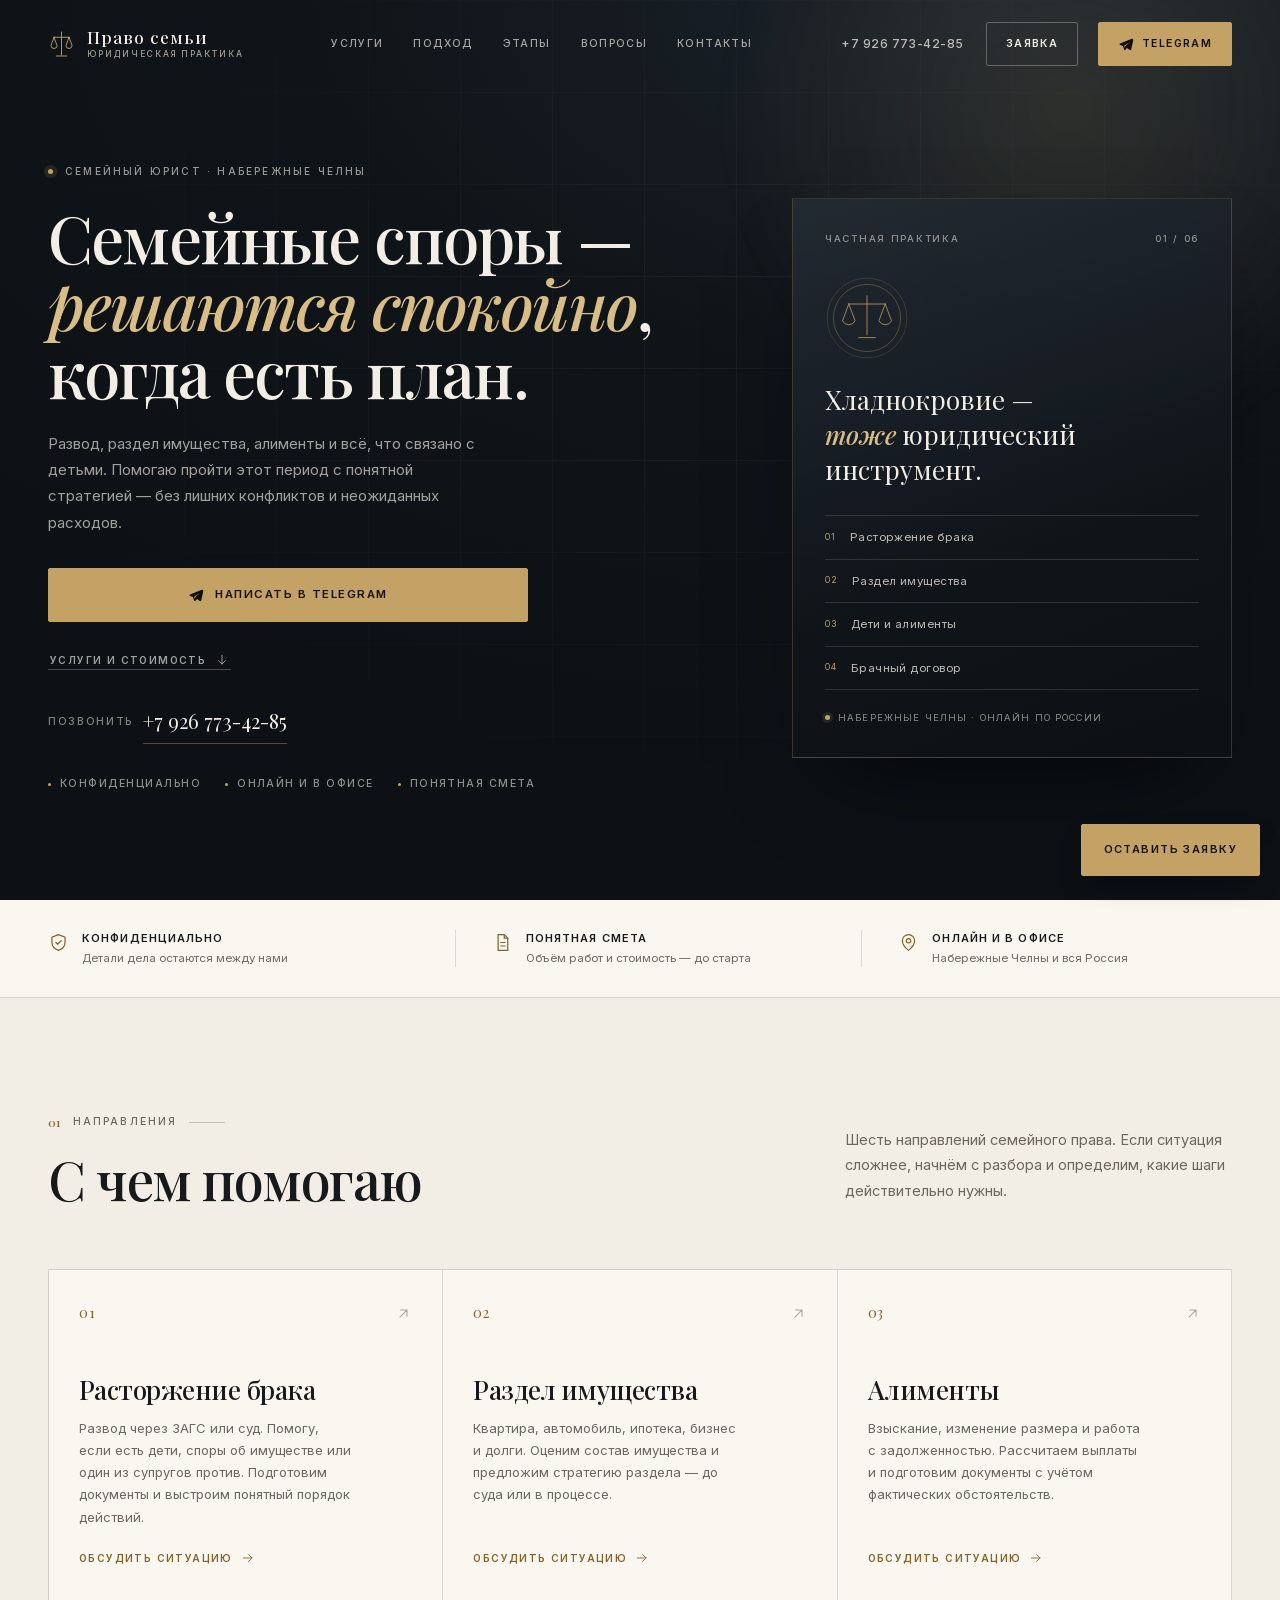
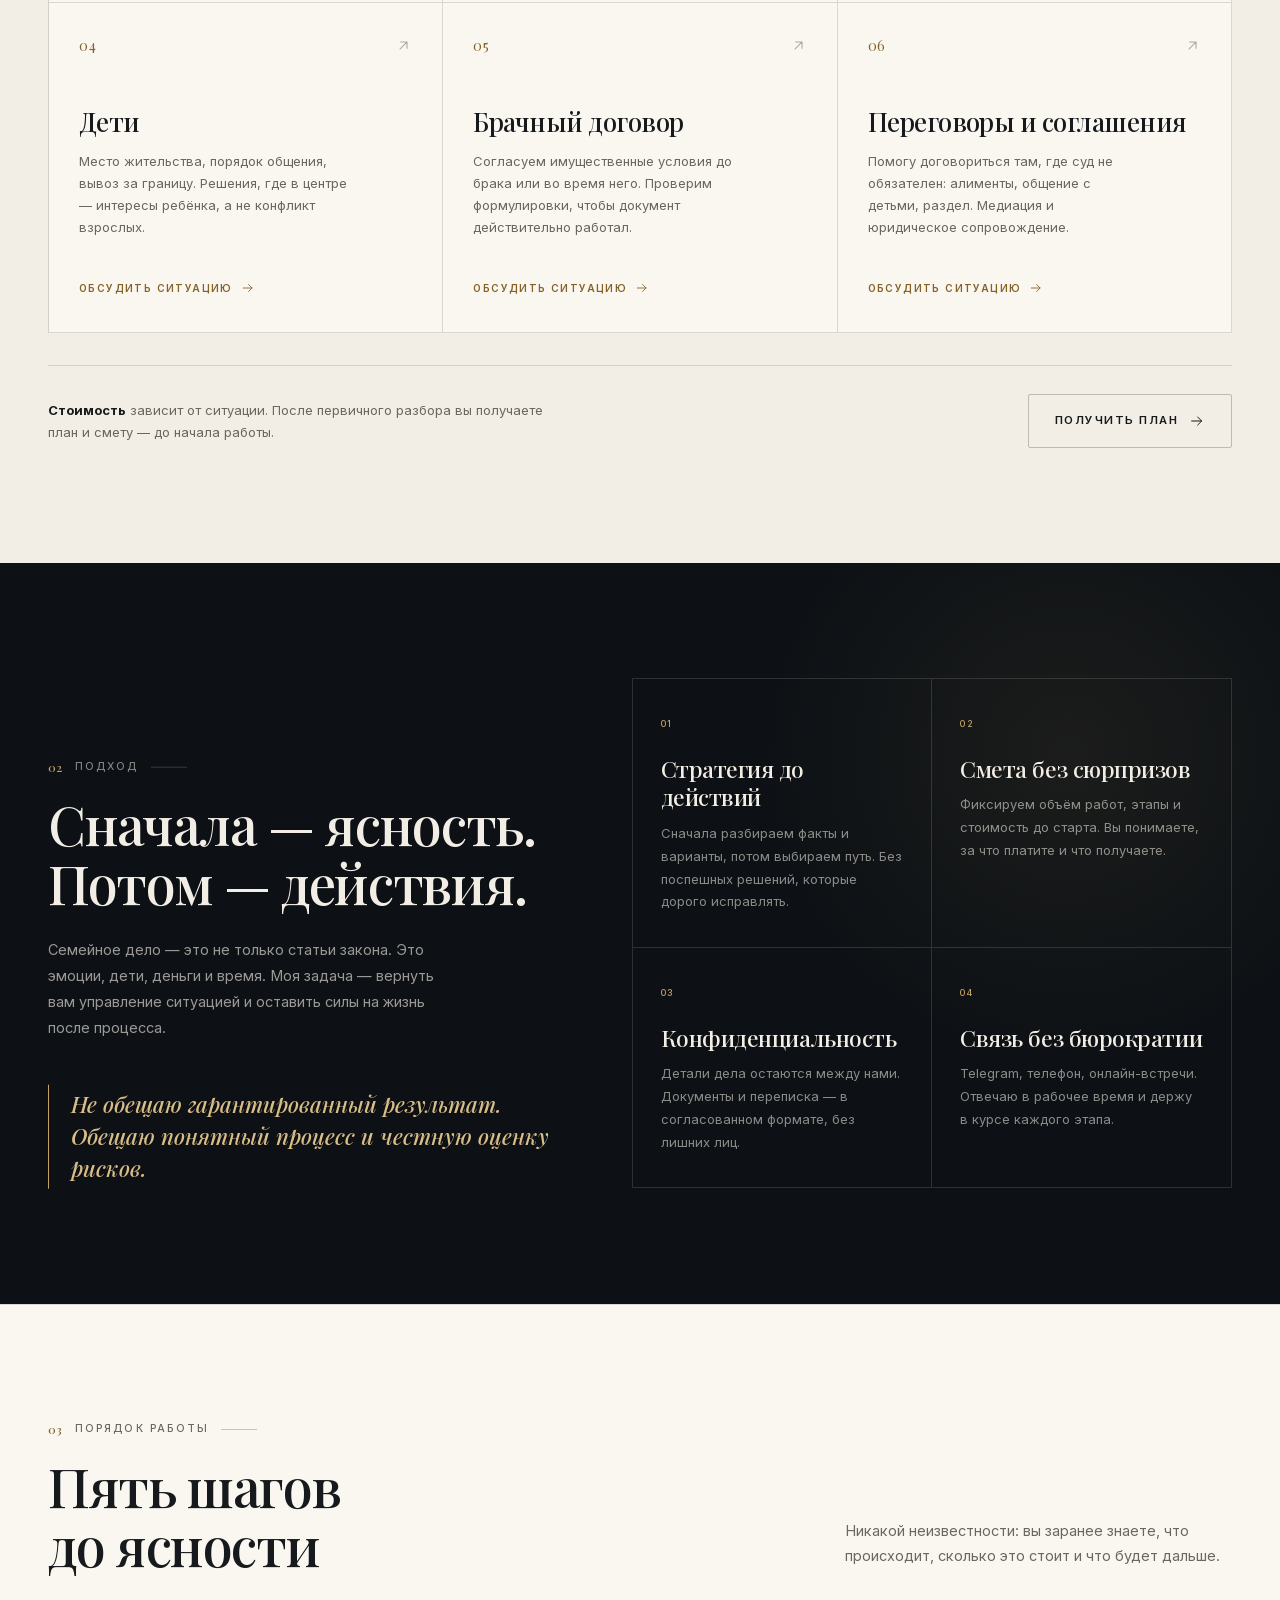
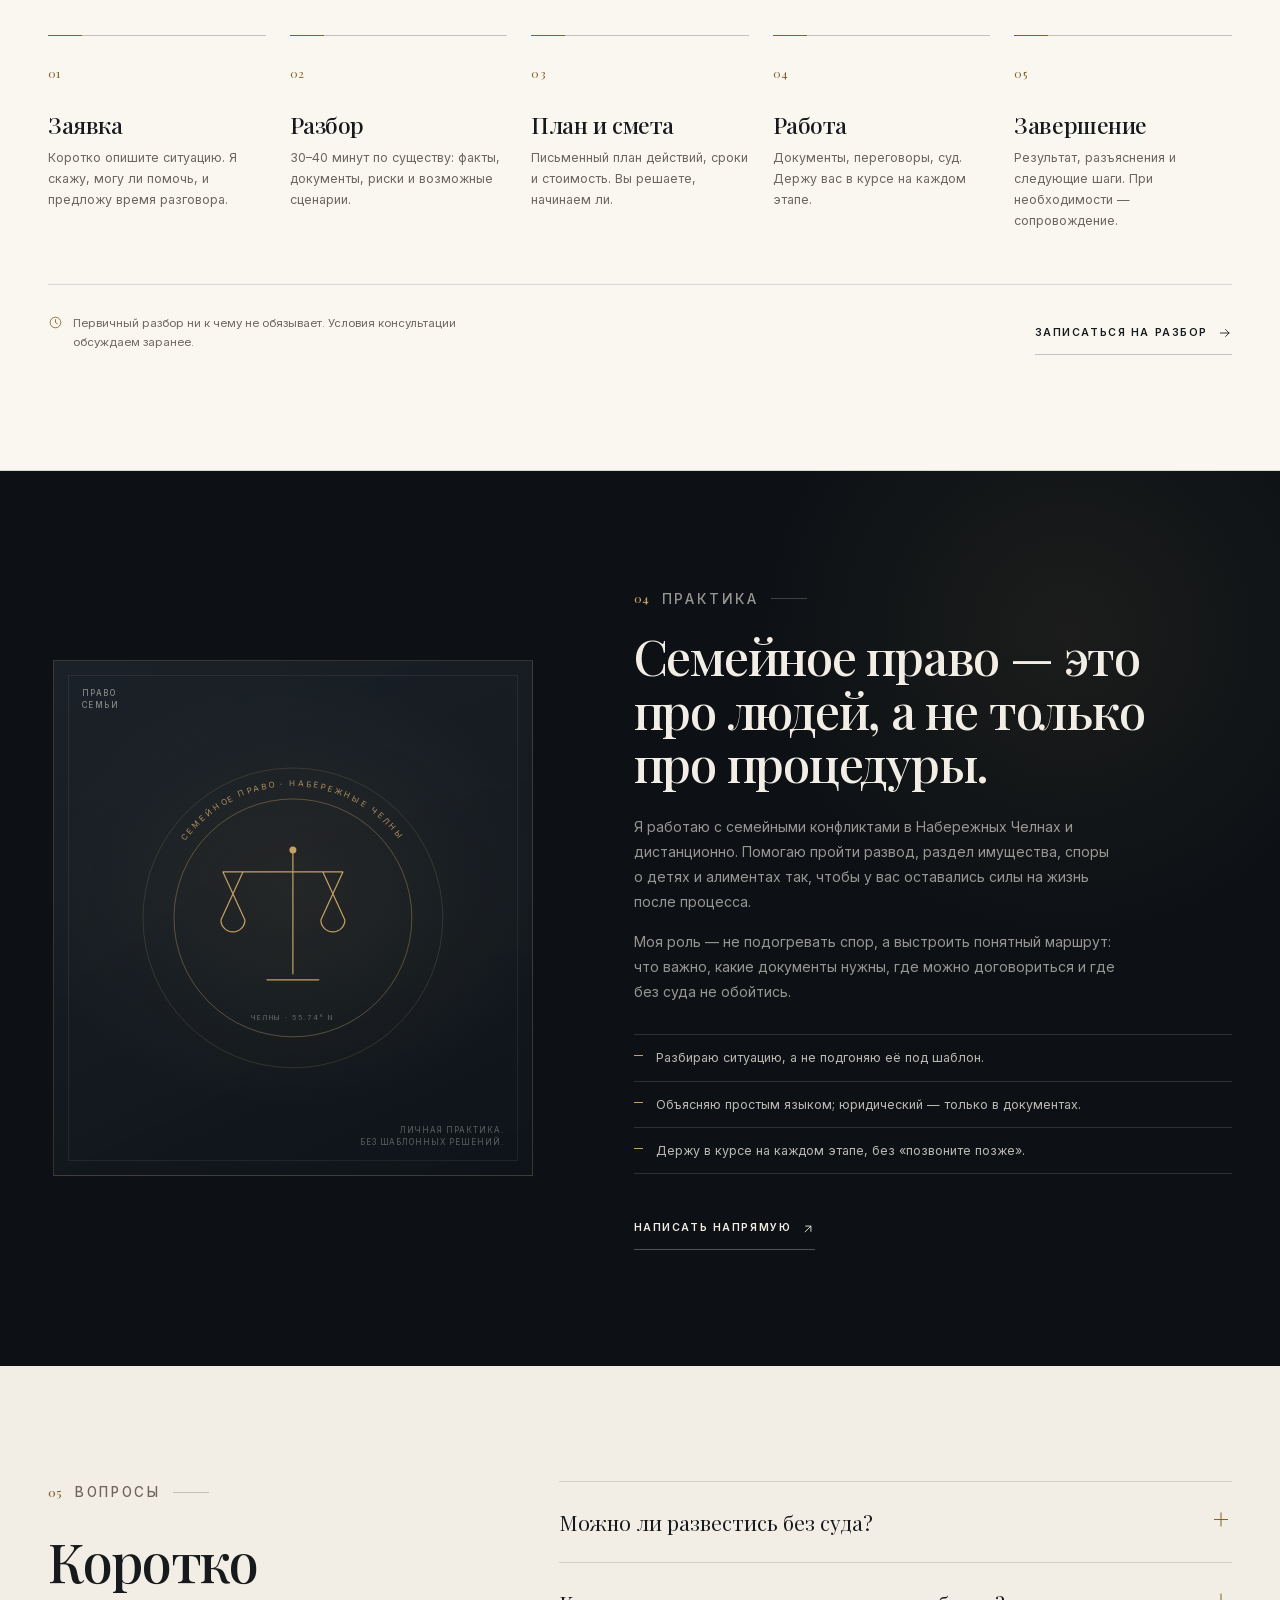
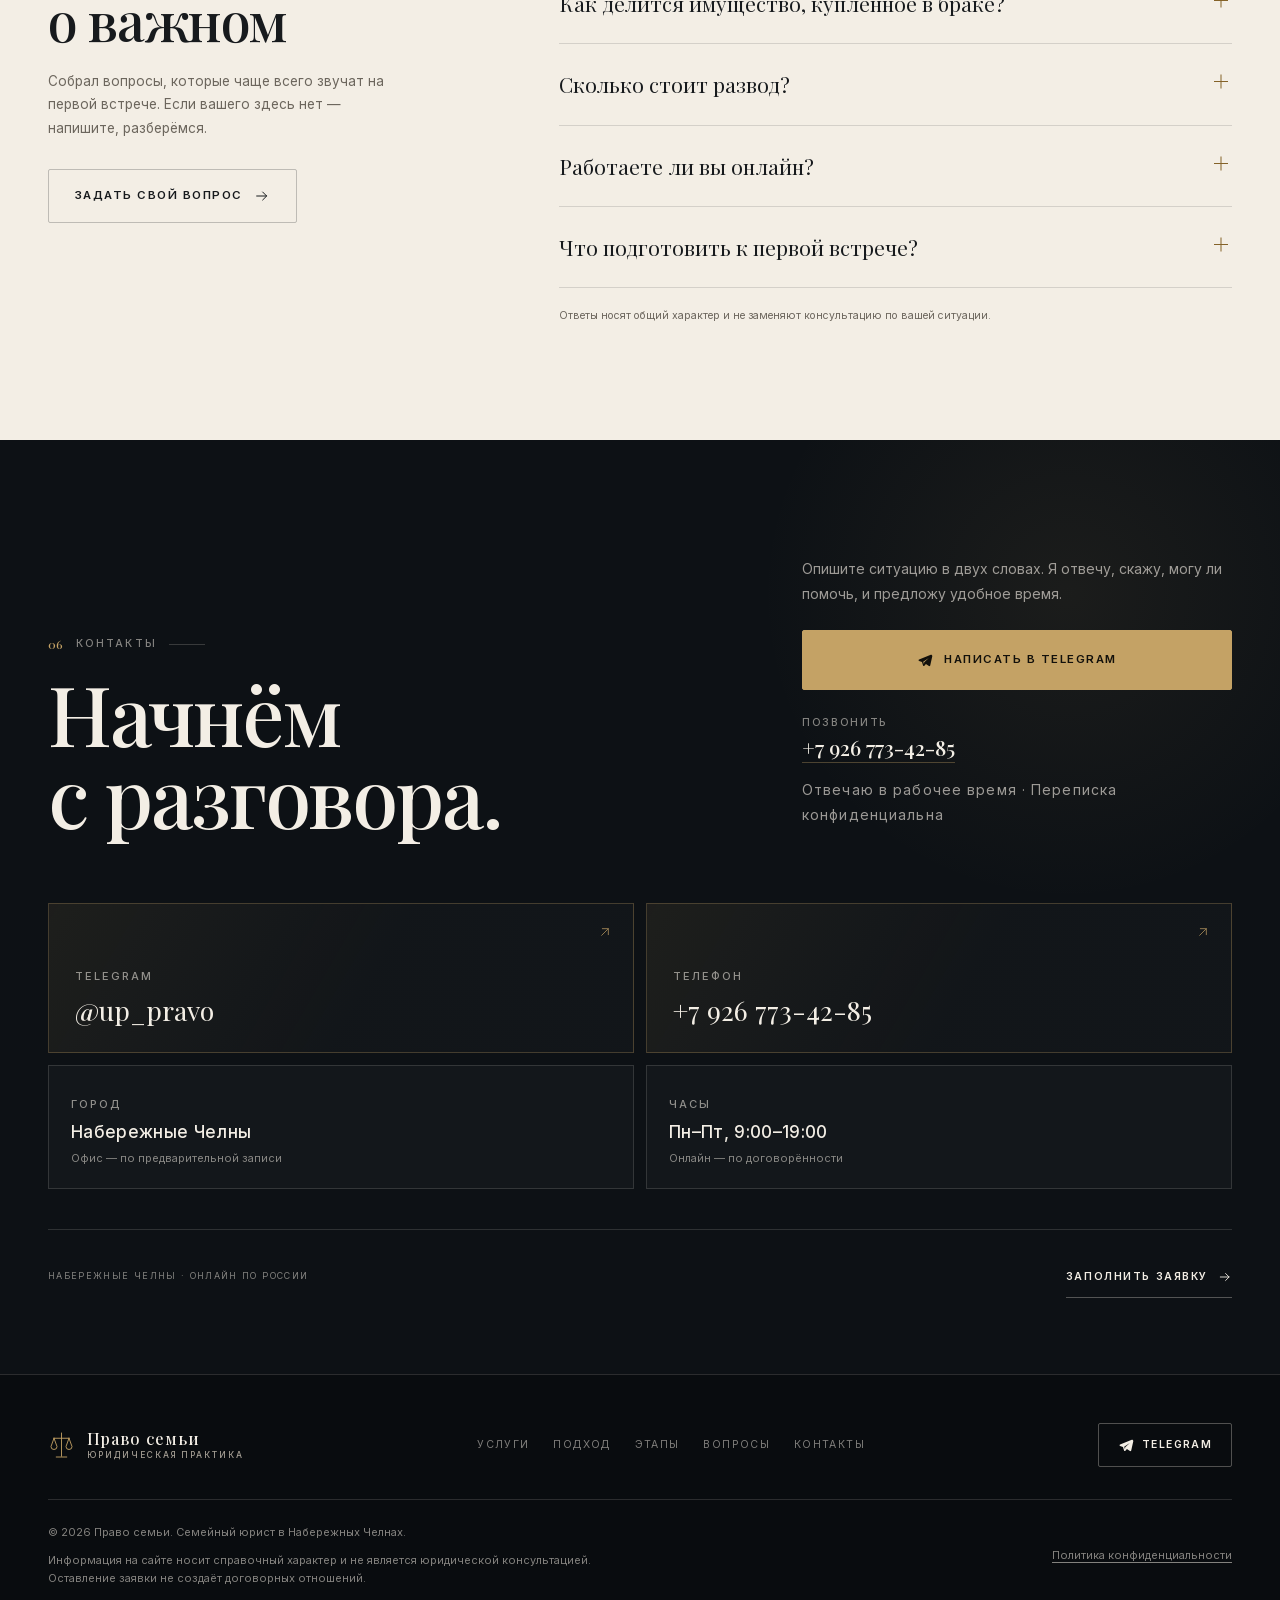
<file: index.html>
<!DOCTYPE html>
<html lang="ru">
<head>
  <meta charset="utf-8">
  <meta name="viewport" content="width=device-width, initial-scale=1">
  <title>Семейный юрист в Набережных Челнах — Право семьи</title>
  <meta name="description" content="Семейный юрист в Набережных Челнах: развод, раздел имущества, алименты, споры о детях, брачный договор. Понятный план, прозрачная стоимость, консультации онлайн и в офисе.">
  <meta name="theme-color" content="#0D1115">
  <meta property="og:type" content="website">
  <meta property="og:locale" content="ru_RU">
  <meta property="og:title" content="Семейный юрист в Набережных Челнах — Право семьи">
  <meta property="og:description" content="Развод, раздел имущества, алименты и споры о детях. Спокойный, понятный путь к решению — с планом и прозрачной сметой.">
  <link rel="icon" href="assets/img/favicon.svg" type="image/svg+xml">
  <link rel="stylesheet" href="assets/fonts/fonts.css">
  <link rel="stylesheet" href="assets/css/styles.css">
  <script>document.documentElement.classList.add('js');</script>
  <script type="application/ld+json">
  {
    "@context": "https://schema.org",
    "@type": "LegalService",
    "name": "Право семьи",
    "description": "Семейный юрист в Набережных Челнах. Развод, раздел имущества, алименты, споры о детях, брачный договор.",
    "telephone": "+79267734285",
    "sameAs": ["https://t.me/up_pravo"],
    "areaServed": { "@type": "City", "name": "Набережные Челны" },
    "serviceType": [
      "Расторжение брака",
      "Раздел имущества",
      "Алименты",
      "Споры о детях",
      "Брачный договор",
      "Семейные переговоры"
    ]
  }
  </script>
</head>
<body>

  <a class="skip-link" href="#main">Перейти к содержанию</a>

  <svg class="svg-sprite" aria-hidden="true" focusable="false">
    <defs>
      <symbol id="i-arrow" viewBox="0 0 24 24"><path d="M4 12h15M13 6l6 6-6 6" stroke="currentColor" stroke-width="1.5" fill="none" stroke-linecap="round" stroke-linejoin="round"/></symbol>
      <symbol id="i-arrow-up" viewBox="0 0 24 24"><path d="M7 17 17 7M8 7h9v9" stroke="currentColor" stroke-width="1.5" fill="none" stroke-linecap="round" stroke-linejoin="round"/></symbol>
      <symbol id="i-telegram" viewBox="0 0 24 24"><path fill="currentColor" d="M21.94 4.3a1.2 1.2 0 0 0-1.24-.2L3.1 11.3c-1 .4-.98 1.83.03 2.2l4.3 1.55 1.66 5.3c.28.9 1.42 1.1 2 .37l2.3-2.87 4.5 3.3c.72.53 1.74.14 1.94-.73l3.1-13.9c.1-.4-.01-.83-.3-1.12ZM9.3 14.6l8.4-5.6-6.9 6.33-.27 3.03L9.3 14.6Z"/></symbol>
      <symbol id="i-max" viewBox="0 0 24 24"><rect x="3.5" y="3.5" width="17" height="17" rx="5" stroke="currentColor" stroke-width="1.4" fill="none"/><path d="M7.5 16V8.5l4.5 4.5 4.5-4.5V16" stroke="currentColor" stroke-width="1.4" fill="none" stroke-linecap="round" stroke-linejoin="round"/></symbol>
      <symbol id="i-down" viewBox="0 0 24 24"><path d="M12 4v15M6 13l6 6 6-6" stroke="currentColor" stroke-width="1.5" fill="none" stroke-linecap="round" stroke-linejoin="round"/></symbol>
      <symbol id="i-shield" viewBox="0 0 24 24"><path d="M12 3 4.5 6v5.4c0 4.4 3 8.1 7.5 9.6 4.5-1.5 7.5-5.2 7.5-9.6V6L12 3Z" stroke="currentColor" stroke-width="1.4" fill="none"/><path d="m9 12 2 2 4-4" stroke="currentColor" stroke-width="1.4" fill="none" stroke-linecap="round" stroke-linejoin="round"/></symbol>
      <symbol id="i-doc" viewBox="0 0 24 24"><path d="M7 3h7l4 4v14H7V3Z" stroke="currentColor" stroke-width="1.4" fill="none" stroke-linejoin="round"/><path d="M14 3v4h4M10 12h5M10 16h5" stroke="currentColor" stroke-width="1.4" fill="none" stroke-linecap="round"/></symbol>
      <symbol id="i-pin" viewBox="0 0 24 24"><path d="M12 21s7-5.4 7-11a7 7 0 1 0-14 0c0 5.6 7 11 7 11Z" stroke="currentColor" stroke-width="1.4" fill="none"/><circle cx="12" cy="10" r="2.5" stroke="currentColor" stroke-width="1.4" fill="none"/></symbol>
      <symbol id="i-close" viewBox="0 0 24 24"><path d="m6 6 12 12M18 6 6 18" stroke="currentColor" stroke-width="1.5" stroke-linecap="round"/></symbol>
      <symbol id="i-check" viewBox="0 0 24 24"><path d="m5 12.5 4.5 4.5L19 7" stroke="currentColor" stroke-width="1.6" fill="none" stroke-linecap="round" stroke-linejoin="round"/></symbol>
      <symbol id="i-clock" viewBox="0 0 24 24"><circle cx="12" cy="12" r="8.5" stroke="currentColor" stroke-width="1.4" fill="none"/><path d="M12 7.5V12l3 2" stroke="currentColor" stroke-width="1.4" fill="none" stroke-linecap="round"/></symbol>
      <symbol id="i-phone" viewBox="0 0 24 24"><path d="M7.2 3.5 4.5 5.2c-1 .7-.7 3.3.7 6.2 1.4 2.9 3.9 5.5 6.5 6.9 2.9 1.5 5.5 1.9 6.2.8l1.7-2.7-4-2.7-1.7 2c-1.8-.8-3.7-2.7-4.5-4.5l2-1.7-2.7-4Z" stroke="currentColor" stroke-width="1.3" fill="none" stroke-linejoin="round"/></symbol>
      <symbol id="i-mail" viewBox="0 0 24 24"><rect x="3.5" y="5.5" width="17" height="13" rx="1" stroke="currentColor" stroke-width="1.4" fill="none"/><path d="m4.5 7 7.5 6 7.5-6" stroke="currentColor" stroke-width="1.4" fill="none" stroke-linecap="round" stroke-linejoin="round"/></symbol>
    </defs>
  </svg>

  <header class="site-header" id="header">
    <div class="container header__inner">
      <div class="brand">
        <a class="brand__home" href="#top" aria-label="Право семьи — на главную">
          <svg class="brand__mark" viewBox="0 0 36 40" aria-hidden="true">
            <path d="M18 4v31M8 11h20M8 11l-4 11a4 4 0 0 0 8 0L8 11Zm20 0-4 11a4 4 0 0 0 8 0l-4-11ZM11 36h14" fill="none" stroke="currentColor" stroke-width="1.2" stroke-linecap="round" stroke-linejoin="round"/>
          </svg>
        </a>
        <span class="brand__text">
          <a class="brand__name" href="#top" data-site="brandName">Право семьи</a>
          <span class="brand__sub">юридическая практика</span>
          <a class="brand__phone" href="tel:+79267734285" data-link="phone">
            <span data-site="phoneDisplay">+7 926 773-42-85</span>
          </a>
        </span>
      </div>

      <nav class="nav" aria-label="Основная навигация">
        <a href="#services">Услуги</a>
        <a href="#approach">Подход</a>
        <a href="#process">Этапы</a>
        <a href="#faq">Вопросы</a>
        <a href="#contacts">Контакты</a>
      </nav>

      <div class="header__actions">
        <a class="header__phone" href="tel:+79267734285" data-link="phone">
          <span data-site="phoneDisplay">+7 926 773-42-85</span>
        </a>
        <button class="btn btn--ghost btn--sm header__lead-btn" type="button" data-open-lead>
  Заявка
</button>        <a class="btn btn--gold btn--sm header__cta" href="https://t.me/up_pravo" target="_blank" rel="noopener" data-link="telegram" aria-label="Написать в Telegram">
          <svg class="icon" aria-hidden="true"><use href="#i-telegram"/></svg>
          <span>Telegram</span>
        </a>
        <button class="btn btn--max btn--sm header__max is-disabled" type="button" disabled aria-disabled="true" data-link="max" aria-label="Написать в MAX — ссылка пока не добавлена" title="Ссылка на MAX пока не добавлена" hidden>
          <svg class="icon" aria-hidden="true"><use href="#i-max"/></svg>
          <span>MAX</span>
        </button>
        <button class="menu-toggle" type="button" aria-label="Открыть меню" aria-expanded="false" aria-controls="mobile-menu">
          <span></span><span></span>
        </button>
      </div>
    </div>
  </header>

  <div class="mobile-menu" id="mobile-menu" aria-hidden="true" inert>
    <div class="mobile-menu__inner">
      <p class="mobile-menu__label">Навигация</p>
      <nav class="mobile-menu__nav" aria-label="Мобильная навигация">
        <a href="#services"><span>01</span>Услуги</a>
        <a href="#approach"><span>02</span>Подход</a>
        <a href="#process"><span>03</span>Этапы</a>
        <a href="#faq"><span>04</span>Вопросы</a>
        <a href="#contacts"><span>05</span>Контакты</a>
      </nav>
      <div class="mobile-menu__footer">
        <a class="mobile-menu__phone" href="tel:+79267734285" data-link="phone" data-site="phoneDisplay">+7 926 773-42-85</a>
        <p data-site="hours">Пн–Пт, 9:00–19:00</p>
        <div class="mobile-menu__actions">
          <a class="btn btn--gold btn--full" href="https://t.me/up_pravo" target="_blank" rel="noopener" data-link="telegram" aria-label="Написать в Telegram">
            <svg class="icon" aria-hidden="true"><use href="#i-telegram"/></svg>
            Написать в Telegram
          </a>
          <button class="btn btn--max btn--full is-disabled" type="button" disabled aria-disabled="true" data-link="max" aria-label="Написать в MAX — ссылка пока не добавлена" title="Ссылка на MAX пока не добавлена" hidden>
            <svg class="icon" aria-hidden="true"><use href="#i-max"/></svg>
            Написать в MAX
            <span class="btn__badge" data-max-badge>скоро</span>
          </button>
        </div>
        <p class="mobile-menu__max-note" hidden>Ссылка на профиль MAX пока не добавлена</p>
      </div>
    </div>
  </div>

  <main id="main">

    <section class="hero" id="top">
      <div class="hero__glow" aria-hidden="true"></div>
      <div class="container hero__inner">

        <div class="hero__content">
          <p class="eyebrow reveal">
            <span class="eyebrow__dot"></span>
            Семейный юрист · Набережные Челны
          </p>

          <h1 class="hero__title reveal" style="--d:.06s">
            Семейные споры <span class="hero__dash">—</span><br>
            <em>решаются спокойно</em>,<br>
            когда есть план.
          </h1>

          <p class="hero__lead reveal" style="--d:.12s">
            Развод, раздел имущества, алименты и всё, что связано с детьми.
            Помогаю пройти этот период с понятной стратегией — без лишних
            конфликтов и неожиданных расходов.
          </p>

          <div class="hero__actions reveal" style="--d:.18s">
            <div class="hero__cta-group hero__cta-group--single">
              <a class="btn btn--gold" href="https://t.me/up_pravo" target="_blank" rel="noopener" data-link="telegram" aria-label="Написать в Telegram">
                <svg class="icon" aria-hidden="true"><use href="#i-telegram"/></svg>
                Написать в Telegram
              </a>
              <button class="btn btn--max is-disabled" type="button" disabled aria-disabled="true" data-link="max" aria-label="Написать в MAX — ссылка пока не добавлена" title="Ссылка на MAX пока не добавлена" hidden>
                <svg class="icon" aria-hidden="true"><use href="#i-max"/></svg>
                Написать в MAX
                <span class="btn__badge" data-max-badge>скоро</span>
              </button>
            </div>
            <a class="hero__link" href="#services">
              Услуги и стоимость
              <svg class="icon" aria-hidden="true"><use href="#i-down"/></svg>
            </a>
          </div>

          <p class="hero__phone-line reveal" style="--d:.21s">
            <span class="hero__phone-label">Позвонить</span>
            <a class="hero__phone" href="tel:+79267734285" data-link="phone">
              <span data-site="phoneDisplay">+7 926 773-42-85</span>
            </a>
          </p>

          <ul class="hero__notes reveal" style="--d:.24s">
            <li>Конфиденциально</li>
            <li>Онлайн и в офисе</li>
            <li>Понятная смета</li>
          </ul>
        </div>

        <aside class="hero__aside reveal" style="--d:.16s" aria-label="Направления практики">
          <div class="practice-card">
            <div class="practice-card__top">
              <span>Частная практика</span>
              <span>01 / 06</span>
            </div>

            <div class="practice-card__seal" aria-hidden="true">
              <svg viewBox="0 0 120 120">
                <circle cx="60" cy="60" r="57" fill="none" stroke="currentColor" stroke-opacity=".28"/>
                <circle cx="60" cy="60" r="48" fill="none" stroke="currentColor" stroke-opacity=".5"/>
                <path d="M60 28v56M34 40h52M34 40l-9 24a10 10 0 0 0 18 0L34 40Zm52 0-9 24a10 10 0 0 0 18 0L86 40ZM48 88h24" fill="none" stroke="currentColor" stroke-width="1.1" stroke-linecap="round" stroke-linejoin="round"/>
              </svg>
            </div>

            <p class="practice-card__quote">
              Хладнокровие — <em>тоже</em> юридический инструмент.
            </p>

            <ul class="practice-card__list">
              <li><span>01</span>Расторжение брака</li>
              <li><span>02</span>Раздел имущества</li>
              <li><span>03</span>Дети и алименты</li>
              <li><span>04</span>Брачный договор</li>
            </ul>

            <div class="practice-card__foot">
              <span class="status-dot" aria-hidden="true"></span>
              <span class="practice-card__foot-text">Набережные Челны · онлайн<span class="practice-card__region"> по России</span></span>
            </div>
          </div>
        </aside>

      </div>
    </section>

    <div class="trust-strip">
      <div class="container trust-strip__inner">
        <div class="trust-item reveal">
          <svg class="icon" aria-hidden="true"><use href="#i-shield"/></svg>
          <p><strong>Конфиденциально</strong><span>Детали дела остаются между нами</span></p>
        </div>
        <div class="trust-item reveal" style="--d:.06s">
          <svg class="icon" aria-hidden="true"><use href="#i-doc"/></svg>
          <p><strong>Понятная смета</strong><span>Объём работ и стоимость — до старта</span></p>
        </div>
        <div class="trust-item reveal" style="--d:.12s">
          <svg class="icon" aria-hidden="true"><use href="#i-pin"/></svg>
          <p><strong>Онлайн и в офисе</strong><span>Набережные Челны и вся Россия</span></p>
        </div>
      </div>
    </div>

    <section class="section services" id="services">
      <div class="container">
        <div class="section-head">
          <div class="section-head__main">
            <p class="section-label reveal"><span>01</span> Направления</p>
            <h2 class="reveal">С чем помогаю</h2>
          </div>
          <p class="section-lead reveal">
            Шесть направлений семейного права. Если ситуация сложнее,
            начнём с разбора и определим, какие шаги действительно нужны.
          </p>
        </div>

        <div class="services__grid">
          <article class="service-card reveal">
            <div class="service-card__top">
              <span class="service-card__num">01</span>
              <svg class="service-card__arrow icon" aria-hidden="true"><use href="#i-arrow-up"/></svg>
            </div>
            <h3>Расторжение брака</h3>
            <p>Развод через ЗАГС или суд. Помогу, если есть дети, споры об имуществе или один из супругов против. Подготовим документы и выстроим понятный порядок действий.</p>
            <button class="service-card__link" type="button" data-open-lead data-topic="Расторжение брака">
              Обсудить ситуацию
              <svg class="icon" aria-hidden="true"><use href="#i-arrow"/></svg>
            </button>
          </article>

          <article class="service-card reveal" style="--d:.05s">
            <div class="service-card__top">
              <span class="service-card__num">02</span>
              <svg class="service-card__arrow icon" aria-hidden="true"><use href="#i-arrow-up"/></svg>
            </div>
            <h3>Раздел имущества</h3>
            <p>Квартира, автомобиль, ипотека, бизнес и долги. Оценим состав имущества и предложим стратегию раздела — до суда или в процессе.</p>
            <button class="service-card__link" type="button" data-open-lead data-topic="Раздел имущества">
              Обсудить ситуацию
              <svg class="icon" aria-hidden="true"><use href="#i-arrow"/></svg>
            </button>
          </article>

          <article class="service-card reveal" style="--d:.1s">
            <div class="service-card__top">
              <span class="service-card__num">03</span>
              <svg class="service-card__arrow icon" aria-hidden="true"><use href="#i-arrow-up"/></svg>
            </div>
            <h3>Алименты</h3>
            <p>Взыскание, изменение размера и работа с задолженностью. Рассчитаем выплаты и подготовим документы с учётом фактических обстоятельств.</p>
            <button class="service-card__link" type="button" data-open-lead data-topic="Алименты">
              Обсудить ситуацию
              <svg class="icon" aria-hidden="true"><use href="#i-arrow"/></svg>
            </button>
          </article>

          <article class="service-card reveal">
            <div class="service-card__top">
              <span class="service-card__num">04</span>
              <svg class="service-card__arrow icon" aria-hidden="true"><use href="#i-arrow-up"/></svg>
            </div>
            <h3>Дети</h3>
            <p>Место жительства, порядок общения, вывоз за границу. Решения, где в центре — интересы ребёнка, а не конфликт взрослых.</p>
            <button class="service-card__link" type="button" data-open-lead data-topic="Споры о детях">
              Обсудить ситуацию
              <svg class="icon" aria-hidden="true"><use href="#i-arrow"/></svg>
            </button>
          </article>

          <article class="service-card reveal" style="--d:.05s">
            <div class="service-card__top">
              <span class="service-card__num">05</span>
              <svg class="service-card__arrow icon" aria-hidden="true"><use href="#i-arrow-up"/></svg>
            </div>
            <h3>Брачный договор</h3>
            <p>Согласуем имущественные условия до брака или во время него. Проверим формулировки, чтобы документ действительно работал.</p>
            <button class="service-card__link" type="button" data-open-lead data-topic="Брачный договор">
              Обсудить ситуацию
              <svg class="icon" aria-hidden="true"><use href="#i-arrow"/></svg>
            </button>
          </article>

          <article class="service-card reveal" style="--d:.1s">
            <div class="service-card__top">
              <span class="service-card__num">06</span>
              <svg class="service-card__arrow icon" aria-hidden="true"><use href="#i-arrow-up"/></svg>
            </div>
            <h3>Переговоры и соглашения</h3>
            <p>Помогу договориться там, где суд не обязателен: алименты, общение с детьми, раздел. Медиация и юридическое сопровождение.</p>
            <button class="service-card__link" type="button" data-open-lead data-topic="Переговоры и соглашения">
              Обсудить ситуацию
              <svg class="icon" aria-hidden="true"><use href="#i-arrow"/></svg>
            </button>
          </article>
        </div>

        <div class="services__note reveal">
          <p><strong>Стоимость</strong> зависит от ситуации. После первичного разбора вы получаете план и смету — до начала работы.</p>
          <button class="btn btn--outline-dark" type="button" data-open-lead>
            Получить план
            <svg class="icon" aria-hidden="true"><use href="#i-arrow"/></svg>
          </button>
        </div>
      </div>
    </section>

    <section class="section section--dark approach" id="approach">
      <div class="container approach__grid">
        <div class="approach__intro">
          <p class="section-label section-label--light reveal"><span>02</span> Подход</p>
          <h2 class="reveal">Сначала — ясность.<br>Потом — действия.</h2>
          <p class="approach__lead reveal">
            Семейное дело — это не только статьи закона. Это эмоции, дети,
            деньги и время. Моя задача — вернуть вам управление ситуацией
            и оставить силы на жизнь после процесса.
          </p>
          <blockquote class="approach__quote reveal">
            Не обещаю гарантированный результат. Обещаю понятный процесс
            и честную оценку рисков.
          </blockquote>
        </div>

        <ul class="advantages">
          <li class="advantage reveal">
            <span class="advantage__num">01</span>
            <h3>Стратегия до действий</h3>
            <p>Сначала разбираем факты и варианты, потом выбираем путь. Без поспешных решений, которые дорого исправлять.</p>
          </li>
          <li class="advantage reveal" style="--d:.06s">
            <span class="advantage__num">02</span>
            <h3>Смета без сюрпризов</h3>
            <p>Фиксируем объём работ, этапы и стоимость до старта. Вы понимаете, за что платите и что получаете.</p>
          </li>
          <li class="advantage reveal" style="--d:.12s">
            <span class="advantage__num">03</span>
            <h3>Конфиденциальность</h3>
            <p>Детали дела остаются между нами. Документы и переписка — в согласованном формате, без лишних лиц.</p>
          </li>
          <li class="advantage reveal" style="--d:.18s">
            <span class="advantage__num">04</span>
            <h3>Связь без бюрократии</h3>
            <p>Telegram, телефон, онлайн-встречи. Отвечаю в рабочее время и держу в курсе каждого этапа.</p>
          </li>
        </ul>
      </div>
    </section>

    <section class="section process" id="process">
      <div class="container">
        <div class="section-head">
          <div class="section-head__main">
            <p class="section-label reveal"><span>03</span> Порядок работы</p>
            <h2 class="reveal">Пять шагов<br>до ясности</h2>
          </div>
          <p class="section-lead reveal">
            Никакой неизвестности: вы заранее знаете, что происходит,
            сколько это стоит и что будет дальше.
          </p>
        </div>

        <ol class="steps">
          <li class="step reveal">
            <span class="step__num">01</span>
            <h3>Заявка</h3>
            <p>Коротко опишите ситуацию. Я скажу, могу ли помочь, и предложу время разговора.</p>
          </li>
          <li class="step reveal" style="--d:.06s">
            <span class="step__num">02</span>
            <h3>Разбор</h3>
            <p>30–40 минут по существу: факты, документы, риски и возможные сценарии.</p>
          </li>
          <li class="step reveal" style="--d:.12s">
            <span class="step__num">03</span>
            <h3>План и смета</h3>
            <p>Письменный план действий, сроки и стоимость. Вы решаете, начинаем ли.</p>
          </li>
          <li class="step reveal" style="--d:.18s">
            <span class="step__num">04</span>
            <h3>Работа</h3>
            <p>Документы, переговоры, суд. Держу вас в курсе на каждом этапе.</p>
          </li>
          <li class="step reveal" style="--d:.24s">
            <span class="step__num">05</span>
            <h3>Завершение</h3>
            <p>Результат, разъяснения и следующие шаги. При необходимости — сопровождение.</p>
          </li>
        </ol>

        <div class="process__footer reveal">
          <p><svg class="icon" aria-hidden="true"><use href="#i-clock"/></svg> Первичный разбор ни к чему не обязывает. Условия консультации обсуждаем заранее.</p>
          <button class="text-link" type="button" data-open-lead>
            Записаться на разбор
            <svg class="icon" aria-hidden="true"><use href="#i-arrow"/></svg>
          </button>
        </div>
      </div>
    </section>

    <section class="section section--dark about" id="about">
      <div class="container about__grid">
        <div class="about__visual reveal">
          <div class="about__plate">
            <span class="about__plate-label">Право<br>семьи</span>
            <svg class="about__seal" viewBox="0 0 320 320" aria-hidden="true">
              <defs>
                <path id="sealArc" d="M160,160 m-132,0 a132,132 0 1,1 264,0 a132,132 0 1,1 -264,0"/>
              </defs>
              <circle cx="160" cy="160" r="150" fill="none" stroke="currentColor" stroke-opacity=".18"/>
              <circle cx="160" cy="160" r="119" fill="none" stroke="currentColor" stroke-opacity=".38"/>
              <text class="about__seal-text">
                <textPath href="#sealArc" startOffset="25%" text-anchor="middle">СЕМЕЙНОЕ ПРАВО · НАБЕРЕЖНЫЕ ЧЕЛНЫ</textPath>
              </text>
              <g fill="none" stroke="currentColor" stroke-width="1.2" stroke-linecap="round" stroke-linejoin="round">
                <path d="M160 92v124M110 114h100M110 114l-22 48a12 12 0 0 0 24 0l-22-48Zm100 0-22 48a12 12 0 0 0 24 0l-22-48ZM134 222h52"/>
                <circle cx="160" cy="92" r="3.5" fill="currentColor" stroke="none"/>
              </g>
              <text x="160" y="262" text-anchor="middle" class="about__seal-caption">ЧЕЛНЫ · 55.74° N</text>
            </svg>
            <span class="about__plate-note">Личная практика.<br>Без шаблонных решений.</span>
          </div>
        </div>

        <div class="about__content">
          <p class="section-label section-label--light reveal"><span>04</span> Практика</p>
          <h2 class="reveal">Семейное право — это про людей, а не только про процедуры.</h2>
          <p class="reveal">
            Я работаю с семейными конфликтами в Набережных Челнах и дистанционно.
            Помогаю пройти развод, раздел имущества, споры о детях и алиментах так,
            чтобы у вас оставались силы на жизнь после процесса.
          </p>
          <p class="reveal">
            Моя роль — не подогревать спор, а выстроить понятный маршрут:
            что важно, какие документы нужны, где можно договориться и где
            без суда не обойтись.
          </p>

          <ul class="about__list reveal">
            <li>Разбираю ситуацию, а не подгоняю её под шаблон.</li>
            <li>Объясняю простым языком; юридический — только в документах.</li>
            <li>Держу в курсе на каждом этапе, без «позвоните позже».</li>
          </ul>

          <a class="text-link text-link--light reveal" href="https://t.me/up_pravo" target="_blank" rel="noopener" data-link="telegram">
            Написать напрямую
            <svg class="icon" aria-hidden="true"><use href="#i-arrow-up"/></svg>
          </a>
        </div>
      </div>
    </section>

    <section class="section faq" id="faq">
      <div class="container faq__grid">
        <div class="faq__intro">
          <p class="section-label reveal"><span>05</span> Вопросы</p>
          <h2 class="reveal">Коротко<br>о важном</h2>
          <p class="reveal">
            Собрал вопросы, которые чаще всего звучат на первой встрече.
            Если вашего здесь нет — напишите, разберёмся.
          </p>
          <button class="btn btn--outline-dark reveal" type="button" data-open-lead>
            Задать свой вопрос
            <svg class="icon" aria-hidden="true"><use href="#i-arrow"/></svg>
          </button>
        </div>

        <div class="faq__list">
          <details class="faq-item reveal">
            <summary>
              <span>Можно ли развестись без суда?</span>
              <span class="faq-item__icon" aria-hidden="true"></span>
            </summary>
            <div class="faq-item__body">
              <p>Да, если у супругов нет общих несовершеннолетних детей и оба согласны — развод оформляется через ЗАГС. Имущественные вопросы можно решить отдельно. Если есть дети или один из супругов против, дело рассматривает суд. Разберём, какой путь применим в вашей ситуации.</p>
            </div>
          </details>

          <details class="faq-item reveal">
            <summary>
              <span>Как делится имущество, купленное в браке?</span>
              <span class="faq-item__icon" aria-hidden="true"></span>
            </summary>
            <div class="faq-item__body">
              <p>По общему правилу — поровну. Но суд может отступить от долей, например в интересах детей или если один из супругов не получал доход без уважительной причины. Личное имущество и отдельные выплаты не делятся. Нужен анализ конкретных активов и долгов.</p>
            </div>
          </details>

          <details class="faq-item reveal">
            <summary>
              <span>Сколько стоит развод?</span>
              <span class="faq-item__icon" aria-hidden="true"></span>
            </summary>
            <div class="faq-item__body">
              <p>Зависит от того, есть ли дети, спор об имуществе и нужно ли идти в суд. После первичного разбора вы получаете смету с объёмом работ. Этапы и оплата фиксируются до старта — без скрытых доплат.</p>
            </div>
          </details>

          <details class="faq-item reveal">
            <summary>
              <span>Работаете ли вы онлайн?</span>
              <span class="faq-item__icon" aria-hidden="true"></span>
            </summary>
            <div class="faq-item__body">
              <p>Да: консультации и подготовка документов — дистанционно. Участие в заседаниях зависит от суда и категории дела; обсудим доступные варианты.</p>
            </div>
          </details>

          <details class="faq-item reveal">
            <summary>
              <span>Что подготовить к первой встрече?</span>
              <span class="faq-item__icon" aria-hidden="true"></span>
            </summary>
            <div class="faq-item__body">
              <p>Документы, которые уже есть: свидетельство о браке, документы на детей и имущество, переписку, если она важна. Если чего-то нет — не страшно: определим, что нужно собрать.</p>
            </div>
          </details>
          <p class="faq__disclaimer">Ответы носят общий характер и не заменяют консультацию по вашей ситуации.</p>
        </div>
      </div>
    </section>

    <section class="section section--dark contacts" id="contacts">
      <div class="container">
        <div class="contacts__top">
          <div>
            <p class="section-label section-label--light reveal"><span>06</span> Контакты</p>
            <h2 class="reveal">Начнём<br>с разговора.</h2>
          </div>
          <div class="contacts__lead">
            <p class="reveal">Опишите ситуацию в двух словах. Я отвечу, скажу, могу ли помочь, и предложу удобное время.</p>
            <div class="contacts__buttons reveal">
              <a class="btn btn--gold btn--lg" href="https://t.me/up_pravo" target="_blank" rel="noopener" data-link="telegram" aria-label="Написать в Telegram">
                <svg class="icon" aria-hidden="true"><use href="#i-telegram"/></svg>
                Написать в Telegram
              </a>
              <button class="btn btn--max btn--lg is-disabled" type="button" disabled aria-disabled="true" data-link="max" aria-label="Написать в MAX — ссылка пока не добавлена" title="Ссылка на MAX пока не добавлена" hidden>
                <svg class="icon" aria-hidden="true"><use href="#i-max"/></svg>
                Написать в MAX
                <span class="btn__badge" data-max-badge>скоро</span>
              </button>
            </div>
            <a class="contacts__phone reveal" href="tel:+79267734285" data-link="phone">
              <span>Позвонить</span>
              <strong data-site="phoneDisplay">+7 926 773-42-85</strong>
            </a>
            <p class="contacts__note reveal">Отвечаю в рабочее время · Переписка конфиденциальна</p>
            <p class="contacts__max-note reveal" hidden>MAX — ссылка на профиль пока не добавлена.</p>
          </div>
        </div>

        <div class="contacts__grid">
          <a class="contact-card contact-card--wide" href="https://t.me/up_pravo" target="_blank" rel="noopener" data-link="telegram">
            <span class="contact-card__label">Telegram</span>
            <span class="contact-card__value" data-site="telegramHandle">@up_pravo</span>
            <svg class="contact-card__arrow icon" aria-hidden="true"><use href="#i-arrow-up"/></svg>
          </a>

          <a class="contact-card contact-card--wide" href="tel:+79267734285" data-link="phone">
            <span class="contact-card__label">Телефон</span>
            <span class="contact-card__value" data-site="phoneDisplay">+7 926 773-42-85</span>
            <svg class="contact-card__arrow icon" aria-hidden="true"><use href="#i-arrow-up"/></svg>
          </a>

          <div class="contact-card contact-card--static">
            <span class="contact-card__label">Город</span>
            <span class="contact-card__value contact-card__value--sm" data-site="city">Набережные Челны</span>
            <span class="contact-card__hint">Офис — по предварительной записи</span>
          </div>

          <div class="contact-card contact-card--static">
            <span class="contact-card__label">Часы</span>
            <span class="contact-card__value contact-card__value--sm" data-site="hours">Пн–Пт, 9:00–19:00</span>
            <span class="contact-card__hint">Онлайн — по договорённости</span>
          </div>
        </div>

        <div class="contacts__bottom">
          <p>Набережные Челны · онлайн по России</p>
          <button class="text-link text-link--light" type="button" data-open-lead>
            Заполнить заявку
            <svg class="icon" aria-hidden="true"><use href="#i-arrow"/></svg>
          </button>
        </div>
      </div>
    </section>

  </main>

  <footer class="footer">
    <div class="container footer__top">
      <a class="brand brand--footer" href="#top" aria-label="Право семьи — наверх">
        <svg class="brand__mark" viewBox="0 0 36 40" aria-hidden="true">
          <path d="M18 4v31M8 11h20M8 11l-4 11a4 4 0 0 0 8 0L8 11Zm20 0-4 11a4 4 0 0 0 8 0l-4-11ZM11 36h14" fill="none" stroke="currentColor" stroke-width="1.2" stroke-linecap="round" stroke-linejoin="round"/>
        </svg>
        <span class="brand__text">
          <span class="brand__name" data-site="brandName">Право семьи</span>
          <span class="brand__sub">юридическая практика</span>
        </span>
      </a>

      <nav class="footer__nav" aria-label="Навигация в подвале">
        <a href="#services">Услуги</a>
        <a href="#approach">Подход</a>
        <a href="#process">Этапы</a>
        <a href="#faq">Вопросы</a>
        <a href="#contacts">Контакты</a>
      </nav>

      <a class="btn btn--ghost btn--sm" href="https://t.me/up_pravo" target="_blank" rel="noopener" data-link="telegram">
        <svg class="icon" aria-hidden="true"><use href="#i-telegram"/></svg>
        Telegram
      </a>
    </div>

    <div class="container footer__bottom">
      <p class="footer__copy">© <span data-year>2026</span> Право семьи. Семейный юрист в Набережных Челнах.</p>
      <p class="footer__disclaimer">Информация на сайте носит справочный характер и не является юридической консультацией. Оставление заявки не создаёт договорных отношений.</p>
      <a class="footer__privacy" href="privacy.html">Политика конфиденциальности</a>
    </div>
  </footer>

  <div class="floating-lead" aria-label="Быстрая заявка">
  <button class="btn btn--gold" type="button" data-open-lead>
    Оставить заявку
  </button>
</div>
  <div class="modal" id="lead-modal" role="dialog" aria-modal="true" aria-labelledby="lead-title" hidden>
    <div class="modal__backdrop" data-close-modal></div>
    <div class="modal__panel" role="document">
      <button class="modal__close" type="button" data-close-modal aria-label="Закрыть форму">
        <svg class="icon" aria-hidden="true"><use href="#i-close"/></svg>
      </button>

      <div class="modal__body">
        <div id="lead-form-wrap">
          <p class="modal__eyebrow">Заявка</p>
          <h2 class="modal__title" id="lead-title">Расскажите о ситуации</h2>
          <p class="modal__lead">Заполните форму — заявка уйдёт напрямую на почту юриста. Ответ в рабочее время.</p>

          <form class="lead-form" id="lead-form" action="https://api.web3forms.com/submit" method="POST">
  <input type="hidden" name="access_key" value="46a7a340-7161-43bd-820e-b723a3b8d126">
  <input type="hidden" name="subject" value="Новая заявка с сайта Право семьи">
  <input type="hidden" name="from_name" value="Сайт Право семьи">
  <input type="hidden" name="redirect" value="https://meldon1.github.io/family-lawyer-site/">
  <input type="checkbox" name="botcheck" style="display: none;">

  <div class="field-row">
    <div class="field">
      <label for="lead-name">Имя</label>
      <input id="lead-name" name="name" type="text" autocomplete="name" placeholder="Как к вам обращаться" required>
    </div>
    <div class="field">
      <label for="lead-contact">Телефон или Telegram</label>
      <input id="lead-contact" name="contact" type="text" autocomplete="tel" placeholder="+7 ... или @username" required>
    </div>
  </div>

  <div class="field">
    <label for="lead-topic">Направление</label>
    <select id="lead-topic" name="topic">
      <option value="">Выберите, если хотите</option>
      <option>Расторжение брака</option>
      <option>Раздел имущества</option>
      <option>Алименты</option>
      <option>Споры о детях</option>
      <option>Брачный договор</option>
      <option>Переговоры и соглашения</option>
      <option>Другое</option>
    </select>
  </div>

  <div class="field">
    <label for="lead-message">Коротко о ситуации</label>
    <textarea id="lead-message" name="message" rows="3" placeholder="Например: разводимся, есть ребёнок 7 лет, делим квартиру"></textarea>
  </div>

  <label class="checkbox">
    <input type="checkbox" name="consent" required>
    <span>Согласен(на) на обработку персональных данных в соответствии с <a href="privacy.html" target="_blank" rel="noopener">политикой конфиденциальности</a>.</span>
  </label>

  <button class="btn btn--gold btn--full" type="submit">
    Отправить заявку
  </button>
  <p class="form-note">Заявка уходит напрямую на почту юриста. Ответ в рабочее время.</p>
</form>        </div>

        <div class="form-success" id="lead-success" hidden>
          <div class="form-success__icon" aria-hidden="true">
            <svg viewBox="0 0 24 24"><use href="#i-check"/></svg>
          </div>
          <h2 class="modal__title" id="success-title">Заявка готова</h2>
          <p class="form-success__text">Текст заявки скопирован. Откройте Telegram, вставьте сообщение в чат и отправьте. Текст заявки также можно посмотреть ниже.</p>
          <details class="form-success__preview" id="message-preview-wrap">
            <summary>Посмотреть текст заявки</summary>
            <pre id="message-preview"></pre>
          </details>
          <div class="form-success__actions">
            <a class="btn btn--gold btn--full" id="telegram-again" href="https://t.me/up_pravo" target="_blank" rel="noopener" data-link="telegram">
              <svg class="icon" aria-hidden="true"><use href="#i-telegram"/></svg>
              Открыть Telegram
            </a>
            <button class="btn btn--outline-dark btn--full" type="button" id="copy-again">Скопировать ещё раз</button>
          </div>
          <p class="form-success__hint" id="copy-status" aria-live="polite"></p>
        </div>
      </div>
    </div>
  </div>

  <script src="assets/js/config.js"></script>
  <script src="assets/js/main.js"></script>
</body>
</html>
</file>
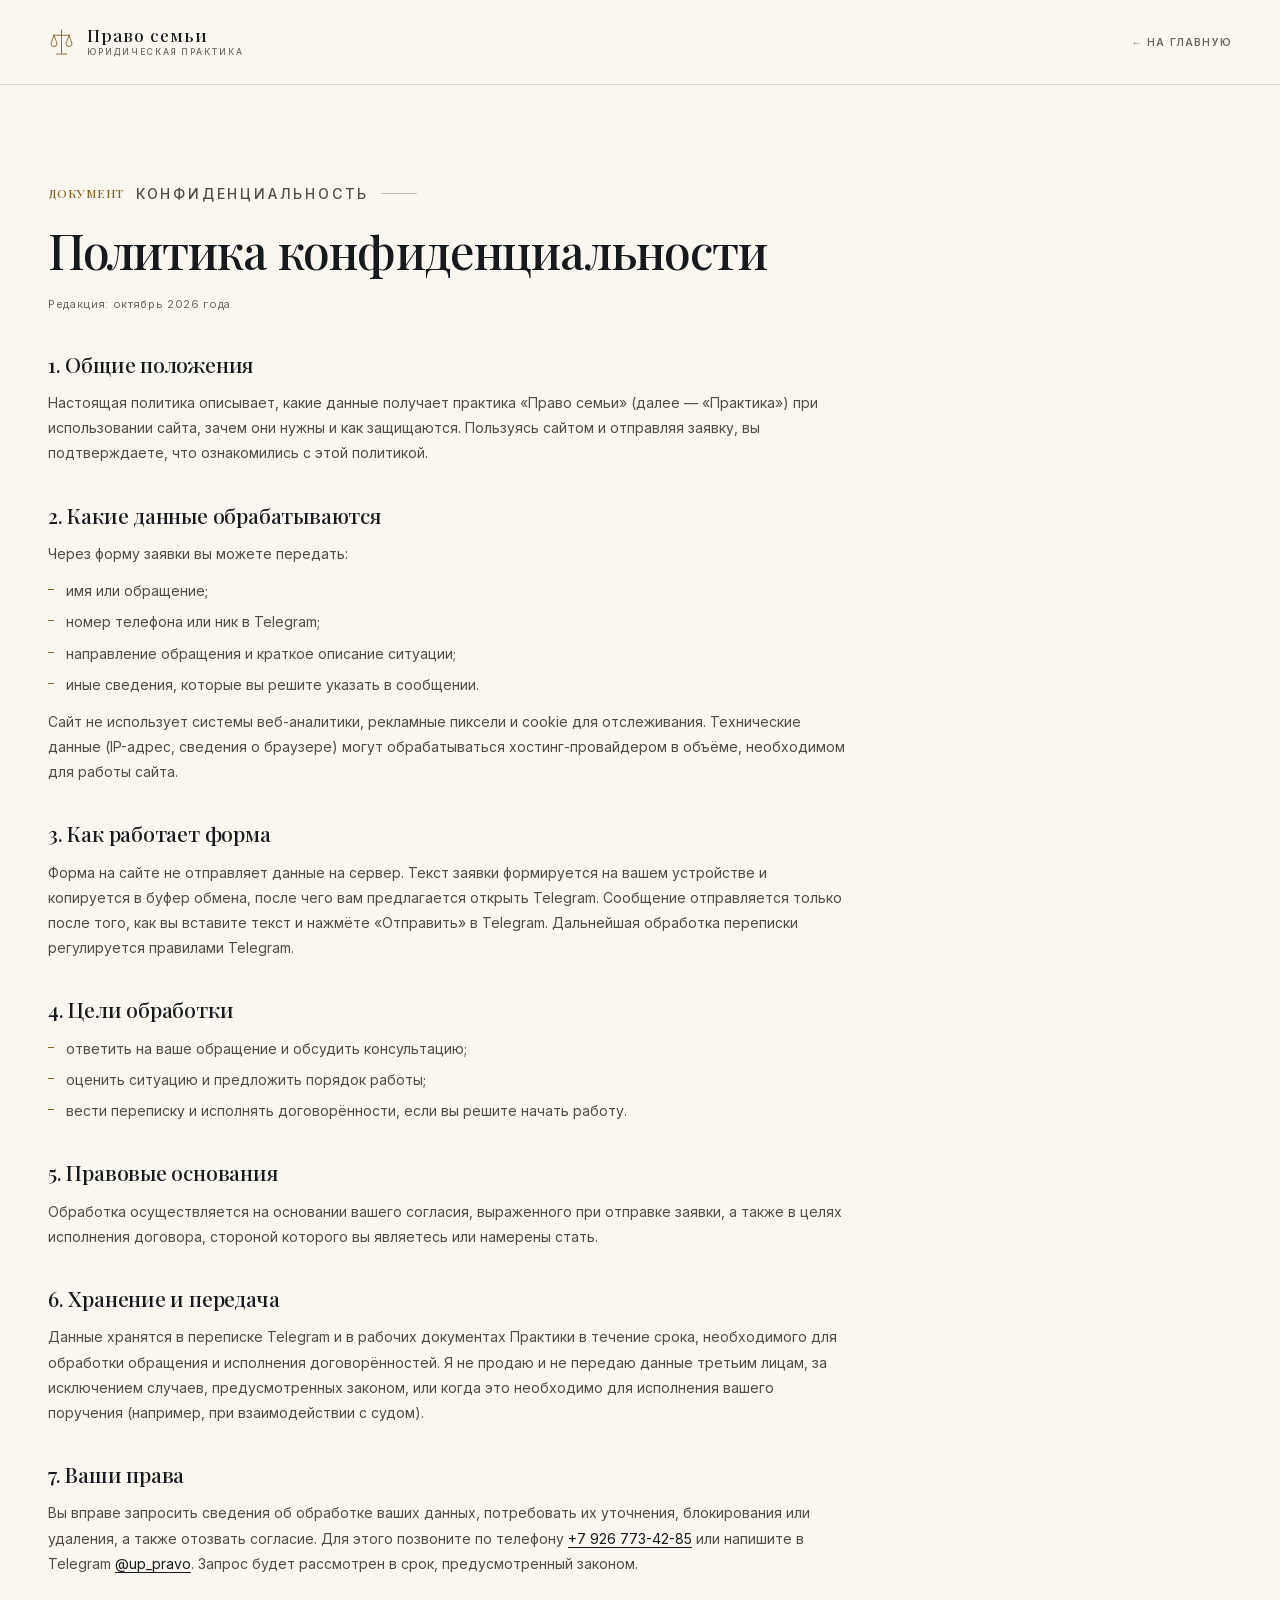
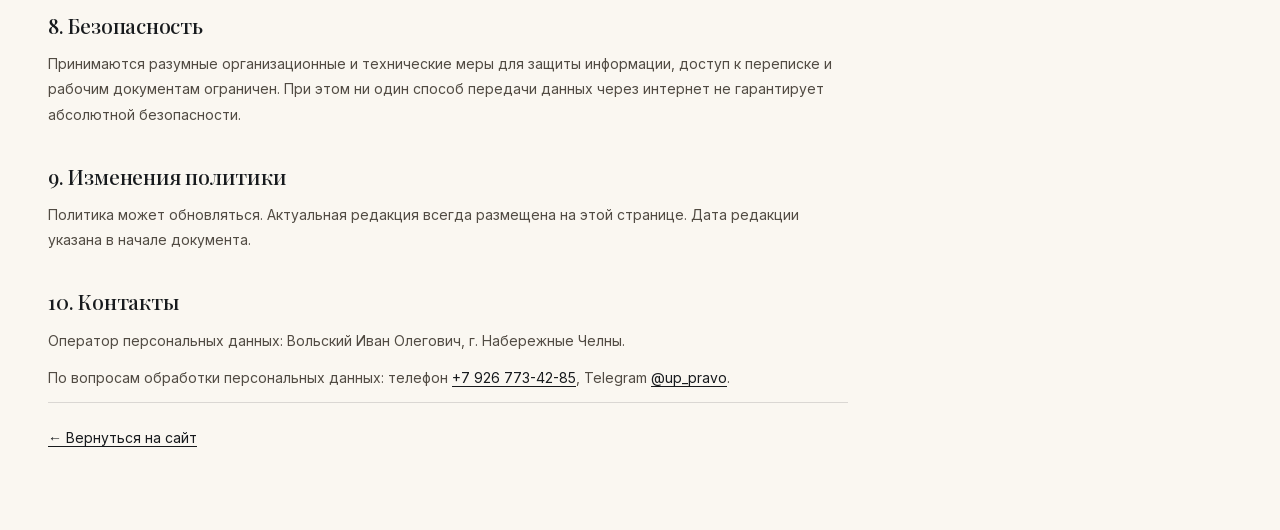
<file: privacy.html>
<!DOCTYPE html>
<html lang="ru">
<head>
  <meta charset="utf-8">
  <meta name="viewport" content="width=device-width, initial-scale=1">
  <title>Политика конфиденциальности — Право семьи</title>
  <meta name="description" content="Как обрабатываются персональные данные при использовании сайта практики «Право семьи».">
  <meta name="theme-color" content="#0D1115">
  <link rel="icon" href="assets/img/favicon.svg" type="image/svg+xml">
  <link rel="stylesheet" href="assets/fonts/fonts.css">
  <link rel="stylesheet" href="assets/css/styles.css">
</head>
<body>

  <a class="skip-link" href="#main">Перейти к содержанию</a>

  <header class="legal-header">
    <div class="container legal-header__inner">
      <a class="brand brand--dark" href="index.html" aria-label="Право семьи — на главную">
        <svg class="brand__mark" viewBox="0 0 36 40" aria-hidden="true">
          <path d="M18 4v31M8 11h20M8 11l-4 11a4 4 0 0 0 8 0L8 11Zm20 0-4 11a4 4 0 0 0 8 0l-4-11ZM11 36h14" fill="none" stroke="currentColor" stroke-width="1.2" stroke-linecap="round" stroke-linejoin="round"/>
        </svg>
        <span class="brand__text">
          <span class="brand__name" data-site="brandName">Право семьи</span>
          <span class="brand__sub">юридическая практика</span>
        </span>
      </a>
      <a class="legal-back" href="index.html">← На главную</a>
    </div>
  </header>

  <main class="legal-page" id="main">
    <div class="container">
      <article class="legal">
        <p class="section-label"><span>Документ</span> Конфиденциальность</p>
        <h1>Политика конфиденциальности</h1>
        <p class="legal-date">Редакция: октябрь 2026 года</p>

        <h2>1. Общие положения</h2>
        <p>Настоящая политика описывает, какие данные получает практика «Право семьи» (далее — «Практика») при использовании сайта, зачем они нужны и как защищаются. Пользуясь сайтом и отправляя заявку, вы подтверждаете, что ознакомились с этой политикой.</p>

        <h2>2. Какие данные обрабатываются</h2>
        <p>Через форму заявки вы можете передать:</p>
        <ul>
          <li>имя или обращение;</li>
          <li>номер телефона или ник в Telegram;</li>
          <li>направление обращения и краткое описание ситуации;</li>
          <li>иные сведения, которые вы решите указать в сообщении.</li>
        </ul>
        <p>Сайт не использует системы веб-аналитики, рекламные пиксели и cookie для отслеживания. Технические данные (IP-адрес, сведения о браузере) могут обрабатываться хостинг-провайдером в объёме, необходимом для работы сайта.</p>

        <h2>3. Как работает форма</h2>
        <p>Форма на сайте не отправляет данные на сервер. Текст заявки формируется на вашем устройстве и копируется в буфер обмена, после чего вам предлагается открыть Telegram. Сообщение отправляется только после того, как вы вставите текст и нажмёте «Отправить» в Telegram. Дальнейшая обработка переписки регулируется правилами Telegram.</p>

        <h2>4. Цели обработки</h2>
        <ul>
          <li>ответить на ваше обращение и обсудить консультацию;</li>
          <li>оценить ситуацию и предложить порядок работы;</li>
          <li>вести переписку и исполнять договорённости, если вы решите начать работу.</li>
        </ul>

        <h2>5. Правовые основания</h2>
        <p>Обработка осуществляется на основании вашего согласия, выраженного при отправке заявки, а также в целях исполнения договора, стороной которого вы являетесь или намерены стать.</p>

        <h2>6. Хранение и передача</h2>
        <p>Данные хранятся в переписке Telegram и в рабочих документах Практики в течение срока, необходимого для обработки обращения и исполнения договорённостей. Я не продаю и не передаю данные третьим лицам, за исключением случаев, предусмотренных законом, или когда это необходимо для исполнения вашего поручения (например, при взаимодействии с судом).</p>

        <h2>7. Ваши права</h2>
        <p>Вы вправе запросить сведения об обработке ваших данных, потребовать их уточнения, блокирования или удаления, а также отозвать согласие. Для этого позвоните по телефону <a href="tel:+79267734285" data-link="phone"><span data-site="phoneDisplay">+7 926 773-42-85</span></a> или напишите в Telegram <a href="https://t.me/up_pravo" target="_blank" rel="noopener" data-link="telegram" data-site="telegramHandle">@up_pravo</a>. Запрос будет рассмотрен в срок, предусмотренный законом.</p>

        <h2>8. Безопасность</h2>
        <p>Принимаются разумные организационные и технические меры для защиты информации, доступ к переписке и рабочим документам ограничен. При этом ни один способ передачи данных через интернет не гарантирует абсолютной безопасности.</p>

        <h2>9. Изменения политики</h2>
        <p>Политика может обновляться. Актуальная редакция всегда размещена на этой странице. Дата редакции указана в начале документа.</p>

        <h2>10. Контакты</h2>
        <p>Оператор персональных данных: Вольский Иван Олегович, г. Набережные Челны.</p>
        <p>По вопросам обработки персональных данных: телефон <a href="tel:+79267734285" data-link="phone"><span data-site="phoneDisplay">+7 926 773-42-85</span></a>, Telegram <a href="https://t.me/up_pravo" target="_blank" rel="noopener" data-link="telegram" data-site="telegramHandle">@up_pravo</a>.</p>

        <p class="legal-footer"><a href="index.html">← Вернуться на сайт</a></p>
      </article>
    </div>
  </main>

  <script src="assets/js/config.js"></script>
  <script src="assets/js/main.js"></script>
</body>
</html>
</file>
<file: assets/fonts/fonts.css>
/* Inter normal · cyrillic */
@font-face {
  font-family: 'Inter';
  font-style: normal;
  font-weight: 100 900;
  font-display: swap;
  src: url('inter-400-cyrillic.woff2') format('woff2');
  unicode-range: U+0301, U+0400-045F, U+0490-0491, U+04B0-04B1, U+2116;
}

/* Inter normal · latin */
@font-face {
  font-family: 'Inter';
  font-style: normal;
  font-weight: 100 900;
  font-display: swap;
  src: url('inter-400-latin.woff2') format('woff2');
  unicode-range: U+0000-00FF, U+0131, U+0152-0153, U+02BB-02BC, U+02C6, U+02DA, U+02DC, U+0304, U+0308, U+0329, U+2000-206F, U+20AC, U+2122, U+2191, U+2193, U+2212, U+2215, U+FEFF, U+FFFD;
}

/* Playfair Display italic · cyrillic */
@font-face {
  font-family: 'Playfair Display';
  font-style: italic;
  font-weight: 400 700;
  font-display: swap;
  src: url('playfair-display-500-italic-cyrillic.woff2') format('woff2');
  unicode-range: U+0301, U+0400-045F, U+0490-0491, U+04B0-04B1, U+2116;
}

/* Playfair Display italic · latin */
@font-face {
  font-family: 'Playfair Display';
  font-style: italic;
  font-weight: 400 700;
  font-display: swap;
  src: url('playfair-display-500-italic-latin.woff2') format('woff2');
  unicode-range: U+0000-00FF, U+0131, U+0152-0153, U+02BB-02BC, U+02C6, U+02DA, U+02DC, U+0304, U+0308, U+0329, U+2000-206F, U+20AC, U+2122, U+2191, U+2193, U+2212, U+2215, U+FEFF, U+FFFD;
}

/* Playfair Display normal · cyrillic */
@font-face {
  font-family: 'Playfair Display';
  font-style: normal;
  font-weight: 400 700;
  font-display: swap;
  src: url('playfair-display-500-cyrillic.woff2') format('woff2');
  unicode-range: U+0301, U+0400-045F, U+0490-0491, U+04B0-04B1, U+2116;
}

/* Playfair Display normal · latin */
@font-face {
  font-family: 'Playfair Display';
  font-style: normal;
  font-weight: 400 700;
  font-display: swap;
  src: url('playfair-display-500-latin.woff2') format('woff2');
  unicode-range: U+0000-00FF, U+0131, U+0152-0153, U+02BB-02BC, U+02C6, U+02DA, U+02DC, U+0304, U+0308, U+0329, U+2000-206F, U+20AC, U+2122, U+2191, U+2193, U+2212, U+2215, U+FEFF, U+FFFD;
}
</file>
<file: assets/css/styles.css>
/* =========================================================
   Право семьи — семейный юрист в Набережных Челнах
   Premium editorial style: ink, ivory, muted gold.
   ========================================================= */

:root {
  --ink: #0d1115;
  --ink-2: #12171c;
  --ink-3: #1a2027;
  --ink-soft: #232b34;
  --ivory: #f3eee5;
  --ivory-2: #eae3d7;
  --paper: #faf7f1;
  --gold: #c4a265;
  --gold-bright: #d9bd86;
  --gold-deep: #9d7d45;
  --text: #171a1d;
  --muted: #6c665d;
  --muted-light: #a39d93;
  --line: rgba(23, 26, 29, 0.14);
  --line-strong: rgba(23, 26, 29, 0.24);
  --line-light: rgba(243, 238, 229, 0.14);
  --serif: "Playfair Display", "Times New Roman", Georgia, serif;
  --sans: "Inter", -apple-system, BlinkMacSystemFont, "Segoe UI", Arial, sans-serif;
  --ease: cubic-bezier(0.22, 1, 0.36, 1);
  --header-h: 88px;
}

*,
*::before,
*::after {
  box-sizing: border-box;
}

html {
  scroll-behavior: smooth;
  scroll-padding-top: calc(var(--header-h) + 24px);
}

body {
  margin: 0;
  background: var(--ivory);
  color: var(--text);
  font-family: var(--sans);
  font-size: 16px;
  line-height: 1.6;
  -webkit-font-smoothing: antialiased;
  text-rendering: optimizeLegibility;
  overflow-x: hidden;
}

body.is-locked,
html.menu-open {
  overflow: hidden;
}

h1,
h2,
h3,
p,
blockquote,
ul,
ol {
  margin: 0;
}

ul,
ol {
  padding: 0;
  list-style: none;
}

h1,
h2,
h3 {
  font-family: var(--serif);
  font-weight: 500;
  letter-spacing: -0.02em;
}

a {
  color: inherit;
  text-decoration: none;
}

button {
  font: inherit;
  color: inherit;
}

img,
svg {
  display: block;
  max-width: 100%;
}

::selection {
  background: var(--gold);
  color: var(--ink);
}

:focus-visible {
  outline: 2px solid var(--gold);
  outline-offset: 3px;
}

[hidden] {
  display: none !important;
}

.svg-sprite {
  position: absolute;
  width: 0;
  height: 0;
  overflow: hidden;
}

.icon {
  width: 18px;
  height: 18px;
  flex: 0 0 auto;
}

.skip-link {
  position: fixed;
  top: 12px;
  left: 12px;
  z-index: 300;
  padding: 12px 18px;
  background: var(--gold);
  color: var(--ink);
  font-size: 12px;
  font-weight: 600;
  border-radius: 2px;
  transform: translateY(-160%);
  transition: transform 0.25s var(--ease);
}

.skip-link:focus {
  transform: translateY(0);
}

.container {
  width: min(100% - 40px, 1240px);
  margin-inline: auto;
}

@media (min-width: 768px) {
  .container {
    width: min(100% - 96px, 1240px);
  }
}

/* ============================ Buttons ============================ */

.btn {
  display: inline-flex;
  align-items: center;
  justify-content: center;
  gap: 11px;
  min-height: 54px;
  padding: 0 26px;
  border: 1px solid transparent;
  border-radius: 2px;
  font-family: var(--sans);
  font-size: 11.5px;
  font-weight: 600;
  letter-spacing: 0.13em;
  line-height: 1.2;
  text-transform: uppercase;
  cursor: pointer;
  transition:
    background-color 0.35s var(--ease),
    color 0.35s var(--ease),
    border-color 0.35s var(--ease),
    transform 0.35s var(--ease);
}

.btn .icon {
  width: 16px;
  height: 16px;
  transition: transform 0.35s var(--ease);
}

.btn:hover .icon:last-child {
  transform: translateX(3px);
}

.btn:active {
  transform: translateY(1px);
}

.btn--gold {
  background: var(--gold);
  border-color: var(--gold);
  color: #12100b;
}

.btn--gold:hover {
  background: var(--gold-bright);
  border-color: var(--gold-bright);
}

.btn--ghost {
  background: transparent;
  border-color: rgba(243, 238, 229, 0.3);
  color: var(--ivory);
}

.btn--ghost:hover {
  border-color: var(--gold);
  color: var(--gold-bright);
}

.btn--outline-dark {
  background: transparent;
  border-color: var(--line-strong);
  color: var(--text);
}

.btn--outline-dark:hover {
  border-color: var(--gold-deep);
  color: var(--gold-deep);
}

.btn--sm {
  min-height: 44px;
  padding: 0 19px;
  font-size: 10.5px;
  gap: 8px;
}

.btn--lg {
  min-height: 60px;
  padding: 0 32px;
}

.btn--full {
  width: 100%;
}

.text-link {
  display: inline-flex;
  align-items: center;
  gap: 10px;
  padding: 0 0 6px;
  border: 0;
  border-bottom: 1px solid var(--line-strong);
  background: none;
  color: var(--text);
  font-size: 10.5px;
  font-weight: 600;
  letter-spacing: 0.15em;
  text-transform: uppercase;
  cursor: pointer;
  transition: color 0.3s var(--ease), border-color 0.3s var(--ease);
}

.text-link .icon {
  width: 14px;
  height: 14px;
  transition: transform 0.3s var(--ease);
}

.text-link:hover {
  color: var(--gold-deep);
  border-color: var(--gold-deep);
}

.text-link:hover .icon {
  transform: translateX(3px);
}

.text-link--light {
  color: var(--ivory);
  border-color: rgba(243, 238, 229, 0.3);
}

.text-link--light:hover {
  color: var(--gold-bright);
  border-color: var(--gold-bright);
}

/* ============================ Header ============================ */

.site-header {
  position: fixed;
  inset: 0 0 auto;
  z-index: 60;
  color: var(--ivory);
  transition: background-color 0.4s var(--ease), backdrop-filter 0.4s var(--ease), border-color 0.4s var(--ease);
  border-bottom: 1px solid transparent;
}

.site-header.is-scrolled,
.site-header.menu-open,
html.menu-open .site-header {
  background: rgba(13, 17, 21, 0.88);
  -webkit-backdrop-filter: blur(18px);
  backdrop-filter: blur(18px);
  border-bottom-color: rgba(243, 238, 229, 0.08);
}

.header__inner {
  display: flex;
  align-items: center;
  justify-content: space-between;
  gap: 24px;
  height: var(--header-h);
}

.brand {
  display: inline-flex;
  align-items: center;
  gap: 12px;
  flex: 0 0 auto;
}

.brand__mark {
  width: 27px;
  height: 32px;
  color: var(--gold);
}

.brand__text {
  display: flex;
  flex-direction: column;
  gap: 2px;
}

.brand__name {
  font-family: var(--serif);
  font-size: 17px;
  font-weight: 500;
  letter-spacing: 0.06em;
  line-height: 1.1;
  color: var(--ivory);
}

.brand__sub {
  font-size: 8px;
  font-weight: 500;
  letter-spacing: 0.23em;
  line-height: 1.3;
  text-transform: uppercase;
  color: var(--muted-light);
}

.nav {
  display: none;
  align-items: center;
  gap: 30px;
}

.nav a {
  position: relative;
  padding: 6px 0;
  font-size: 10.5px;
  font-weight: 500;
  letter-spacing: 0.13em;
  text-transform: uppercase;
  color: rgba(243, 238, 229, 0.68);
  transition: color 0.3s var(--ease);
}

.nav a::after {
  content: "";
  position: absolute;
  left: 0;
  bottom: 0;
  width: 100%;
  height: 1px;
  background: var(--gold);
  transform: scaleX(0);
  transform-origin: right;
  transition: transform 0.35s var(--ease);
}

.nav a:hover,
.nav a.is-active {
  color: var(--ivory);
}

.nav a:hover::after,
.nav a.is-active::after {
  transform: scaleX(1);
  transform-origin: left;
}

.header__actions {
  display: flex;
  align-items: center;
  gap: 16px;
}

.header__phone {
  display: none;
  font-size: 12px;
  font-weight: 500;
  letter-spacing: 0.04em;
  color: rgba(243, 238, 229, 0.75);
  transition: color 0.3s var(--ease);
}

.header__phone:hover {
  color: var(--gold-bright);
}

.menu-toggle {
  position: relative;
  z-index: 65;
  width: 44px;
  height: 44px;
  padding: 0;
  border: 1px solid rgba(243, 238, 229, 0.22);
  border-radius: 50%;
  background: transparent;
  cursor: pointer;
  transition: border-color 0.3s var(--ease), background-color 0.3s var(--ease);
}

.menu-toggle span {
  position: absolute;
  left: 13px;
  width: 16px;
  height: 1px;
  background: var(--ivory);
  transition: transform 0.35s var(--ease), top 0.35s var(--ease), opacity 0.2s;
}

.menu-toggle span:first-child {
  top: 18px;
}

.menu-toggle span:last-child {
  top: 24px;
}

.menu-toggle:hover {
  border-color: var(--gold);
}

.menu-toggle[aria-expanded="true"] span:first-child {
  top: 21px;
  transform: rotate(45deg);
}

.menu-toggle[aria-expanded="true"] span:last-child {
  top: 21px;
  transform: rotate(-45deg);
}

@media (min-width: 640px) {
  .header__actions {
    gap: 20px;
  }
}

@media (min-width: 1024px) {
  .nav {
    display: flex;
  }

  .menu-toggle {
    display: none;
  }
}

@media (min-width: 1200px) {
  .header__phone {
    display: inline-block;
  }
}

/* ============================ Mobile menu ============================ */

.mobile-menu {
  position: fixed;
  inset: 0;
  z-index: 55;
  display: flex;
  flex-direction: column;
  padding: calc(var(--header-h) + 24px) 0 0;
  background:
    radial-gradient(90% 60% at 100% 0%, rgba(196, 162, 101, 0.1), transparent 60%),
    var(--ink);
  opacity: 0;
  visibility: hidden;
  overflow-y: auto;
  transition: opacity 0.4s var(--ease), visibility 0.4s;
}

.mobile-menu.is-open {
  opacity: 1;
  visibility: visible;
}

.mobile-menu__inner {
  display: flex;
  flex-direction: column;
  flex: 1;
  width: min(100% - 40px, 560px);
  margin-inline: auto;
  padding-bottom: 32px;
}

.mobile-menu__label {
  font-size: 9.5px;
  letter-spacing: 0.22em;
  text-transform: uppercase;
  color: var(--muted-light);
}

.mobile-menu__nav {
  display: flex;
  flex-direction: column;
  margin: 14px 0 40px;
}

.mobile-menu__nav a {
  display: flex;
  align-items: baseline;
  gap: 14px;
  padding: 15px 0;
  border-bottom: 1px solid var(--line-light);
  font-family: var(--serif);
  font-size: clamp(28px, 8vw, 38px);
  line-height: 1.2;
  color: var(--ivory);
}

.mobile-menu__nav a span {
  font-family: var(--sans);
  font-size: 9px;
  letter-spacing: 0.1em;
  color: var(--gold);
}

.mobile-menu__nav a:active {
  color: var(--gold-bright);
}

.mobile-menu__footer {
  margin-top: auto;
  padding-top: 20px;
}

.mobile-menu__phone {
  display: inline-block;
  font-family: var(--serif);
  font-size: 24px;
  color: var(--ivory);
}

.mobile-menu__footer p {
  margin: 4px 0 20px;
  font-size: 11px;
  letter-spacing: 0.06em;
  color: var(--muted-light);
}

@media (min-width: 1024px) {
  .mobile-menu {
    display: none;
  }
}

/* ============================ Hero ============================ */

.hero {
  position: relative;
  min-height: 100svh;
  padding: calc(var(--header-h) + 54px) 0 72px;
  background:
    radial-gradient(120% 90% at 80% 0%, #1b232b 0%, #0f1418 48%, var(--ink) 100%);
  color: var(--ivory);
  overflow: hidden;
}

.hero::before {
  content: "";
  position: absolute;
  inset: 0;
  background-image:
    linear-gradient(to right, rgba(243, 238, 229, 0.045) 1px, transparent 1px),
    linear-gradient(to bottom, rgba(243, 238, 229, 0.045) 1px, transparent 1px);
  background-size: 92px 92px;
  -webkit-mask-image: radial-gradient(75% 75% at 55% 38%, #000 10%, transparent 78%);
  mask-image: radial-gradient(75% 75% at 55% 38%, #000 10%, transparent 78%);
  pointer-events: none;
}

.hero__glow {
  position: absolute;
  top: -280px;
  right: -180px;
  width: 780px;
  height: 780px;
  background: radial-gradient(circle, rgba(196, 162, 101, 0.13), transparent 64%);
  filter: blur(12px);
  pointer-events: none;
}

.hero__inner {
  position: relative;
  z-index: 1;
  display: grid;
  gap: 52px;
  align-items: center;
}

.eyebrow {
  display: flex;
  align-items: center;
  gap: 12px;
  font-size: 9.5px;
  font-weight: 500;
  letter-spacing: 0.22em;
  text-transform: uppercase;
  color: rgba(243, 238, 229, 0.62);
}

.eyebrow__dot {
  width: 5px;
  height: 5px;
  border-radius: 50%;
  background: var(--gold);
  box-shadow: 0 0 0 4px rgba(196, 162, 101, 0.13);
}

.hero__title {
  margin: 24px 0 26px;
  font-size: clamp(2.2rem, 8.4vw, 4.35rem);
  font-weight: 500;
  line-height: 1.05;
  letter-spacing: -0.028em;
  color: var(--ivory);
  text-wrap: balance;
}

.hero__title em {
  font-style: italic;
  font-weight: 500;
  color: var(--gold-bright);
}

.hero__lead {
  max-width: 50ch;
  font-size: 14.5px;
  line-height: 1.75;
  color: rgba(243, 238, 229, 0.65);
}

.hero__actions {
  display: flex;
  flex-wrap: wrap;
  gap: 12px;
  margin-top: 32px;
}

.hero__notes {
  display: flex;
  flex-wrap: wrap;
  gap: 10px 24px;
  margin-top: 32px;
  font-size: 9px;
  font-weight: 500;
  letter-spacing: 0.14em;
  text-transform: uppercase;
  color: rgba(243, 238, 229, 0.46);
}

.hero__notes li {
  display: flex;
  align-items: center;
  gap: 9px;
}

.hero__notes li::before {
  content: "";
  width: 3px;
  height: 3px;
  border-radius: 50%;
  background: var(--gold);
}

.hero__aside {
  width: 100%;
  max-width: 440px;
}

/* Practice card */

.practice-card {
  position: relative;
  padding: 26px;
  border: 1px solid rgba(196, 162, 101, 0.24);
  background:
    linear-gradient(160deg, rgba(35, 43, 52, 0.92) 0%, rgba(16, 21, 26, 0.97) 62%, rgba(13, 17, 21, 0.99) 100%);
  box-shadow: 0 44px 90px -40px rgba(0, 0, 0, 0.7);
  overflow: hidden;
}

.practice-card::before,
.practice-card::after {
  content: "";
  position: absolute;
  background: var(--gold);
  opacity: 0.6;
}

.practice-card::before {
  top: -1px;
  left: -1px;
  width: 52px;
  height: 1px;
}

.practice-card::after {
  top: -1px;
  left: -1px;
  width: 1px;
  height: 52px;
}

.practice-card__top {
  display: flex;
  justify-content: space-between;
  gap: 16px;
  font-size: 8.5px;
  font-weight: 500;
  letter-spacing: 0.18em;
  text-transform: uppercase;
  color: rgba(243, 238, 229, 0.45);
}

.practice-card__seal {
  width: 84px;
  height: 84px;
  margin: 30px 0 22px;
  color: var(--gold);
}

.practice-card__seal svg {
  width: 100%;
  height: 100%;
}

.practice-card__quote {
  max-width: 18ch;
  font-family: var(--serif);
  font-size: 23px;
  line-height: 1.35;
  color: var(--ivory);
}

.practice-card__quote em {
  color: var(--gold-bright);
}

.practice-card__list {
  margin-top: 28px;
  border-top: 1px solid var(--line-light);
}

.practice-card__list li {
  display: flex;
  align-items: center;
  gap: 14px;
  padding: 10px 0;
  border-bottom: 1px solid var(--line-light);
  font-size: 11px;
  letter-spacing: 0.04em;
  color: rgba(243, 238, 229, 0.78);
}

.practice-card__list li span {
  font-size: 8.5px;
  letter-spacing: 0.1em;
  color: var(--gold);
}

.practice-card__foot {
  display: flex;
  align-items: center;
  gap: 8px;
  margin-top: 20px;
  font-size: 8.5px;
  letter-spacing: 0.12em;
  text-transform: uppercase;
  color: rgba(243, 238, 229, 0.42);
}

.status-dot {
  width: 5px;
  height: 5px;
  border-radius: 50%;
  background: var(--gold);
  box-shadow: 0 0 0 3px rgba(196, 162, 101, 0.12);
}

@media (min-width: 560px) {
  .hero {
    padding-bottom: 88px;
  }

  .hero__title {
    font-size: clamp(2.7rem, 8vw, 4.35rem);
  }

  .hero__lead {
    font-size: 15.5px;
  }

  .practice-card {
    padding: 32px;
  }

  .practice-card__quote {
    font-size: 26px;
  }

  .practice-card__list li {
    padding: 12px 0;
    font-size: 11.5px;
  }
}

@media (min-width: 1024px) {
  .hero {
    display: flex;
    align-items: center;
    padding: calc(var(--header-h) + 40px) 0 72px;
  }

  .hero__inner {
    grid-template-columns: minmax(0, 1.12fr) minmax(360px, 0.88fr);
    gap: 64px;
    width: min(100% - 96px, 1240px);
  }

  .hero__title {
    font-size: clamp(3.2rem, 5.1vw, 4.35rem);
    line-height: 1.03;
  }

  .hero__lead {
    font-size: 15px;
  }

  .hero__aside {
    margin-left: auto;
  }
}

@media (min-width: 1280px) {
  .hero__inner {
    gap: 80px;
  }

  .hero__title {
    font-size: clamp(3.6rem, 5vw, 4.6rem);
  }
}

/* ============================ Trust strip ============================ */

.trust-strip {
  background: var(--paper);
  border-bottom: 1px solid var(--line);
}

.trust-strip__inner {
  display: grid;
  gap: 18px;
  padding: 26px 0;
}

.trust-item {
  display: flex;
  align-items: flex-start;
  gap: 13px;
}

.trust-item .icon {
  width: 21px;
  height: 21px;
  margin-top: 2px;
  color: var(--gold-deep);
}

.trust-item p {
  display: flex;
  flex-direction: column;
  gap: 1px;
}

.trust-item strong {
  font-size: 11px;
  font-weight: 600;
  letter-spacing: 0.1em;
  text-transform: uppercase;
  color: var(--text);
}

.trust-item span {
  font-size: 11.5px;
  color: var(--muted);
}

@media (min-width: 760px) {
  .trust-strip__inner {
    grid-template-columns: repeat(3, 1fr);
    gap: 36px;
    padding: 30px 0;
  }

  .trust-item + .trust-item {
    padding-left: 36px;
    border-left: 1px solid var(--line);
  }
}

/* ============================ Shared section ============================ */

.section {
  position: relative;
  padding: clamp(68px, 9vw, 124px) 0;
}

.section--dark {
  background: var(--ink);
  color: var(--ivory);
  overflow: hidden;
}

.section--dark::before {
  content: "";
  position: absolute;
  top: -20%;
  right: -10%;
  width: 680px;
  height: 680px;
  background: radial-gradient(circle, rgba(196, 162, 101, 0.08), transparent 64%);
  pointer-events: none;
}

.section--dark .container {
  position: relative;
  z-index: 1;
}

.section-head {
  display: grid;
  gap: 24px;
  margin-bottom: clamp(36px, 5vw, 60px);
}

.section-head__main h2 {
  margin-top: 18px;
}

.section-label {
  display: flex;
  align-items: center;
  gap: 12px;
  font-size: 9.5px;
  font-weight: 500;
  letter-spacing: 0.2em;
  text-transform: uppercase;
  color: var(--muted);
}

.section-label span {
  font-family: var(--serif);
  font-size: 12px;
  letter-spacing: 0.04em;
  color: var(--gold-deep);
}

.section-label::after {
  content: "";
  width: 36px;
  height: 1px;
  background: currentColor;
  opacity: 0.35;
}

.section-label--light {
  color: rgba(243, 238, 229, 0.52);
}

.section-label--light span {
  color: var(--gold);
}

h2 {
  font-size: clamp(2rem, 4.6vw, 3.4rem);
  line-height: 1.08;
  letter-spacing: -0.025em;
}

.section-lead {
  max-width: 43ch;
  font-size: 13.5px;
  line-height: 1.75;
  color: var(--muted);
}

@media (min-width: 900px) {
  .section-head {
    grid-template-columns: 1.05fr 0.95fr;
    align-items: end;
    gap: 60px;
  }

  .section-head .section-lead {
    justify-self: end;
    padding-bottom: 6px;
  }

  .section-lead {
    font-size: 14.5px;
  }
}

/* ============================ Services ============================ */

.services {
  background: var(--ivory);
}

.services__grid {
  display: grid;
  grid-template-columns: 1fr;
  border-top: 1px solid var(--line);
  border-left: 1px solid var(--line);
}

.service-card {
  display: flex;
  flex-direction: column;
  min-height: 290px;
  padding: 26px 24px 24px;
  border-right: 1px solid var(--line);
  border-bottom: 1px solid var(--line);
  background: var(--paper);
  color: var(--text);
  transition:
    background-color 0.45s var(--ease),
    color 0.45s var(--ease),
    border-color 0.45s var(--ease);
}

.service-card__top {
  display: flex;
  align-items: center;
  justify-content: space-between;
}

.service-card__num {
  font-family: var(--serif);
  font-size: 14px;
  letter-spacing: 0.04em;
  color: var(--gold-deep);
  transition: color 0.45s var(--ease);
}

.service-card__arrow {
  width: 17px;
  height: 17px;
  color: var(--muted);
  opacity: 0.55;
  transition: transform 0.45s var(--ease), color 0.45s var(--ease), opacity 0.45s var(--ease);
}

.service-card h3 {
  margin: 44px 0 12px;
  font-size: 24px;
  line-height: 1.18;
  color: var(--text);
  transition: color 0.45s var(--ease);
}

.service-card p {
  max-width: 34ch;
  font-size: 12.5px;
  line-height: 1.7;
  color: var(--muted);
  transition: color 0.45s var(--ease);
}

.service-card__link {
  display: inline-flex;
  align-items: center;
  gap: 8px;
  align-self: flex-start;
  margin-top: auto;
  padding: 22px 0 0;
  border: 0;
  background: none;
  font-size: 9px;
  font-weight: 600;
  letter-spacing: 0.14em;
  text-transform: uppercase;
  color: var(--gold-deep);
  cursor: pointer;
  transition: color 0.4s var(--ease);
}

.service-card__link .icon {
  width: 14px;
  height: 14px;
  transition: transform 0.35s var(--ease);
}

@media (hover: hover) {
  .service-card:hover,
  .service-card:focus-within {
    background: var(--ink);
    border-color: var(--ink);
    color: var(--ivory);
  }

  .service-card:hover h3,
  .service-card:focus-within h3 {
    color: var(--ivory);
  }

  .service-card:hover p,
  .service-card:focus-within p {
    color: rgba(243, 238, 229, 0.6);
  }

  .service-card:hover .service-card__num,
  .service-card:focus-within .service-card__num,
  .service-card:hover .service-card__link,
  .service-card:focus-within .service-card__link {
    color: var(--gold-bright);
  }

  .service-card:hover .service-card__arrow,
  .service-card:focus-within .service-card__arrow {
    color: var(--gold-bright);
    opacity: 1;
    transform: translate(2px, -2px);
  }

  .service-card:hover .service-card__link .icon,
  .service-card:focus-within .service-card__link .icon {
    transform: translateX(3px);
  }
}

.services__note {
  display: flex;
  flex-direction: column;
  align-items: flex-start;
  gap: 22px;
  margin-top: 32px;
  padding-top: 28px;
  border-top: 1px solid var(--line);
}

.services__note p {
  max-width: 62ch;
  font-size: 13px;
  line-height: 1.7;
  color: var(--muted);
}

.services__note strong {
  color: var(--text);
}

@media (min-width: 640px) {
  .services__grid {
    grid-template-columns: repeat(2, minmax(0, 1fr));
  }

  .service-card {
    padding: 30px 28px 28px;
  }
}

@media (min-width: 960px) {
  .services__grid {
    grid-template-columns: repeat(3, minmax(0, 1fr));
  }

  .service-card {
    min-height: 330px;
    padding: 32px 30px 30px;
  }

  .service-card h3 {
    margin-top: 50px;
    font-size: 26px;
  }

  .service-card p {
    font-size: 13px;
  }

  .services__note {
    flex-direction: row;
    align-items: center;
    justify-content: space-between;
    gap: 40px;
  }

  .services__note .btn {
    flex: 0 0 auto;
  }
}

/* ============================ Approach ============================ */

.approach {
  padding-top: clamp(72px, 9vw, 120px);
  padding-bottom: clamp(72px, 9vw, 120px);
}

.approach__grid {
  display: grid;
  gap: 56px;
}

.approach__intro h2 {
  margin: 18px 0 24px;
}

.approach__lead {
  max-width: 46ch;
  font-size: 14px;
  line-height: 1.8;
  color: rgba(243, 238, 229, 0.62);
}

.approach__quote {
  margin-top: 36px;
  padding: 4px 0 4px 22px;
  border-left: 1px solid var(--gold);
  font-family: var(--serif);
  font-size: 20px;
  font-style: italic;
  line-height: 1.45;
  color: var(--gold-bright);
}

.advantages {
  display: grid;
  grid-template-columns: 1fr;
  border-top: 1px solid var(--line-light);
}

.advantage {
  position: relative;
  padding: 26px 0 28px;
  border-bottom: 1px solid var(--line-light);
}

.advantage__num {
  font-size: 9px;
  font-weight: 500;
  letter-spacing: 0.16em;
  color: var(--gold);
}

.advantage h3 {
  margin: 20px 0 10px;
  font-size: 22px;
  line-height: 1.25;
  color: var(--ivory);
}

.advantage p {
  max-width: 36ch;
  font-size: 12.5px;
  line-height: 1.75;
  color: rgba(243, 238, 229, 0.55);
}

@media (min-width: 720px) {
  .advantages {
    grid-template-columns: 1fr 1fr;
    border-left: 1px solid var(--line-light);
  }

  .advantage {
    padding: 30px 28px 34px;
    border-right: 1px solid var(--line-light);
  }

  .advantage:nth-child(1),
  .advantage:nth-child(2) {
    border-bottom: 1px solid var(--line-light);
  }

  .advantage h3 {
    font-size: 23px;
  }

  .advantage p {
    font-size: 13px;
  }
}

@media (min-width: 1024px) {
  .approach__grid {
    grid-template-columns: minmax(0, 0.92fr) minmax(0, 1.08fr);
    gap: 72px;
    align-items: start;
  }

  .approach__intro {
    position: sticky;
    top: calc(var(--header-h) + 40px);
  }

  .approach__lead {
    font-size: 14.5px;
  }

  .approach__quote {
    margin-top: 44px;
    font-size: 22px;
  }
}

/* ============================ Process ============================ */

.process {
  background: var(--paper);
  border-top: 1px solid var(--line);
  border-bottom: 1px solid var(--line);
}

.steps {
  display: grid;
  grid-template-columns: 1fr;
  gap: 32px;
}

.step {
  position: relative;
  padding-top: 24px;
  border-top: 1px solid var(--line-strong);
}

.step::after {
  content: "";
  position: absolute;
  top: -1px;
  left: 0;
  width: 34px;
  height: 1px;
  background: var(--gold-deep);
}

.step__num {
  font-family: var(--serif);
  font-size: 12px;
  letter-spacing: 0.04em;
  color: var(--gold-deep);
}

.step h3 {
  margin: 22px 0 8px;
  font-size: 22px;
  line-height: 1.2;
}

.step p {
  max-width: 34ch;
  font-size: 12.5px;
  line-height: 1.7;
  color: var(--muted);
}

.process__footer {
  display: flex;
  flex-direction: column;
  align-items: flex-start;
  gap: 20px;
  margin-top: 52px;
  padding-top: 26px;
  border-top: 1px solid var(--line);
}

.process__footer p {
  display: flex;
  align-items: flex-start;
  gap: 10px;
  max-width: 52ch;
  font-size: 11.5px;
  line-height: 1.6;
  color: var(--muted);
}

.process__footer p .icon {
  width: 15px;
  height: 15px;
  margin-top: 1px;
  color: var(--gold-deep);
}

@media (min-width: 560px) {
  .steps {
    grid-template-columns: repeat(2, minmax(0, 1fr));
    gap: 36px 28px;
  }
}

@media (min-width: 900px) {
  .steps {
    grid-template-columns: repeat(3, minmax(0, 1fr));
  }

  .process__footer {
    flex-direction: row;
    align-items: center;
    justify-content: space-between;
    gap: 32px;
  }
}

@media (min-width: 1180px) {
  .steps {
    grid-template-columns: repeat(5, minmax(0, 1fr));
    gap: 24px;
  }

  .step h3 {
    margin-top: 26px;
    font-size: 23px;
  }
}

/* ============================ About ============================ */

.about {
  padding-top: clamp(72px, 9vw, 120px);
  padding-bottom: clamp(72px, 9vw, 120px);
}

.about__grid {
  display: grid;
  gap: 48px;
  align-items: center;
}

.about__visual {
  max-width: 480px;
  width: 100%;
  margin-inline: auto;
}

.about__plate {
  position: relative;
  display: grid;
  place-items: center;
  aspect-ratio: 4 / 4.6;
  padding: 34px;
  border: 1px solid rgba(196, 162, 101, 0.22);
  background:
    radial-gradient(80% 60% at 50% 45%, rgba(196, 162, 101, 0.09), transparent 70%),
    linear-gradient(155deg, rgba(35, 43, 52, 0.65), rgba(15, 20, 25, 0.9));
  overflow: hidden;
}

.about__plate::before {
  content: "";
  position: absolute;
  inset: 14px;
  border: 1px solid rgba(243, 238, 229, 0.07);
  pointer-events: none;
}

.about__plate-label {
  position: absolute;
  top: 26px;
  left: 28px;
  font-size: 8px;
  font-weight: 500;
  letter-spacing: 0.19em;
  line-height: 1.5;
  text-transform: uppercase;
  color: rgba(243, 238, 229, 0.5);
}

.about__plate-note {
  position: absolute;
  right: 28px;
  bottom: 26px;
  text-align: right;
  font-size: 8px;
  letter-spacing: 0.12em;
  line-height: 1.6;
  text-transform: uppercase;
  color: rgba(243, 238, 229, 0.34);
}

.about__seal {
  width: min(82%, 320px);
  color: var(--gold);
}

.about__seal-text {
  font-family: var(--sans);
  font-size: 8px;
  letter-spacing: 0.28em;
  fill: rgba(196, 162, 101, 0.85);
}

.about__seal-caption {
  font-family: var(--sans);
  font-size: 7px;
  letter-spacing: 0.22em;
  fill: rgba(243, 238, 229, 0.34);
}

.about__content h2 {
  margin: 18px 0 24px;
  font-size: clamp(1.85rem, 4.2vw, 3.1rem);
}

.about__content > p {
  max-width: 54ch;
  font-size: 13.5px;
  line-height: 1.8;
  color: rgba(243, 238, 229, 0.6);
}

.about__content > p + p {
  margin-top: 14px;
}

.about__list {
  margin: 30px 0 32px;
  border-top: 1px solid var(--line-light);
}

.about__list li {
  position: relative;
  padding: 13px 0 13px 22px;
  border-bottom: 1px solid var(--line-light);
  font-size: 12.5px;
  line-height: 1.55;
  color: rgba(243, 238, 229, 0.76);
}

.about__list li::before {
  content: "";
  position: absolute;
  top: 20px;
  left: 0;
  width: 9px;
  height: 1px;
  background: var(--gold);
}

@media (min-width: 560px) {
  .about__plate {
    aspect-ratio: 4 / 4.3;
    padding: 44px;
  }

  .about__content > p {
    font-size: 14px;
  }
}

@media (min-width: 900px) {
  .about__grid {
    grid-template-columns: minmax(0, 0.9fr) minmax(0, 1.1fr);
    gap: 70px;
  }
}

@media (min-width: 1180px) {
  .about__grid {
    gap: 96px;
  }
}

/* ============================ FAQ ============================ */

.faq {
  background: var(--ivory);
}

.faq__grid {
  display: grid;
  gap: 40px;
}

.faq__intro h2 {
  margin: 18px 0 20px;
}

.faq__intro > p {
  max-width: 38ch;
  margin-bottom: 28px;
  font-size: 13.5px;
  line-height: 1.75;
  color: var(--muted);
}

.faq__list {
  border-top: 1px solid var(--line);
}

.faq-item {
  border-bottom: 1px solid var(--line);
}

.faq-item summary {
  position: relative;
  display: flex;
  align-items: flex-start;
  justify-content: space-between;
  gap: 24px;
  padding: 22px 44px 22px 0;
  list-style: none;
  cursor: pointer;
}

.faq-item summary::-webkit-details-marker {
  display: none;
}

.faq-item summary > span:first-child {
  font-family: var(--serif);
  font-size: 18px;
  line-height: 1.35;
  color: var(--text);
  transition: color 0.3s var(--ease);
}

.faq-item summary:hover > span:first-child {
  color: var(--gold-deep);
}

.faq-item__icon {
  position: absolute;
  top: 26px;
  right: 4px;
  width: 14px;
  height: 14px;
}

.faq-item__icon::before,
.faq-item__icon::after {
  content: "";
  position: absolute;
  top: 6px;
  left: 0;
  width: 14px;
  height: 1px;
  background: var(--gold-deep);
  transition: transform 0.35s var(--ease);
}

.faq-item__icon::after {
  transform: rotate(90deg);
}

.faq-item[open] .faq-item__icon::after {
  transform: rotate(0deg);
}

.faq-item__body {
  padding-bottom: 24px;
}

.faq-item__body p {
  max-width: 62ch;
  font-size: 13px;
  line-height: 1.8;
  color: var(--muted);
}

@media (min-width: 900px) {
  .faq__grid {
    grid-template-columns: minmax(0, 0.78fr) minmax(0, 1.22fr);
    gap: 80px;
    align-items: start;
  }

  .faq__intro {
    position: sticky;
    top: calc(var(--header-h) + 40px);
  }

  .faq-item summary {
    padding: 26px 50px 26px 0;
  }

  .faq-item summary > span:first-child {
    font-size: 21px;
  }

  .faq-item__icon {
    top: 31px;
  }

  .faq-item__body p {
    font-size: 13.5px;
  }
}

/* ============================ Contacts ============================ */

.contacts {
  padding-bottom: 76px;
}

.contacts__top {
  display: grid;
  gap: 36px;
  margin-bottom: clamp(40px, 6vw, 68px);
}

.contacts__top h2 {
  margin-top: 18px;
  font-size: clamp(2.9rem, 8vw, 5.2rem);
  line-height: 0.98;
}

.contacts__lead {
  max-width: 430px;
}

.contacts__lead > p {
  font-size: 14px;
  line-height: 1.8;
  color: rgba(243, 238, 229, 0.62);
}

.contacts__lead .btn {
  margin: 24px 0 16px;
}

.contacts__note {
  font-size: 9.5px;
  letter-spacing: 0.08em;
  color: rgba(243, 238, 229, 0.38);
}

.contacts__grid {
  display: grid;
  grid-template-columns: 1fr;
  gap: 12px;
}

.contact-card {
  position: relative;
  display: flex;
  flex-direction: column;
  justify-content: flex-end;
  gap: 8px;
  min-height: 124px;
  padding: 22px;
  border: 1px solid var(--line-light);
  background: rgba(243, 238, 229, 0.025);
  transition:
    border-color 0.4s var(--ease),
    background-color 0.4s var(--ease),
    transform 0.4s var(--ease);
}

a.contact-card:hover {
  border-color: rgba(196, 162, 101, 0.55);
  background: rgba(196, 162, 101, 0.06);
  transform: translateY(-2px);
}

.contact-card__label {
  font-size: 8.5px;
  font-weight: 500;
  letter-spacing: 0.18em;
  text-transform: uppercase;
  color: rgba(243, 238, 229, 0.4);
}

.contact-card__value {
  max-width: 100%;
  font-family: var(--serif);
  font-size: 24px;
  line-height: 1.2;
  color: var(--ivory);
  overflow-wrap: anywhere;
}

.contact-card__value--sm {
  font-family: var(--sans);
  font-size: 14px;
  font-weight: 500;
  letter-spacing: 0.02em;
}

.contact-card__hint {
  font-size: 9.5px;
  line-height: 1.5;
  color: rgba(243, 238, 229, 0.35);
}

.contact-card__arrow {
  position: absolute;
  top: 20px;
  right: 20px;
  width: 16px;
  height: 16px;
  color: var(--gold);
  opacity: 0.7;
  transition: transform 0.35s var(--ease), opacity 0.35s;
}

a.contact-card:hover .contact-card__arrow {
  opacity: 1;
  transform: translate(2px, -2px);
}

.contact-card--wide {
  background:
    linear-gradient(120deg, rgba(196, 162, 101, 0.09), rgba(243, 238, 229, 0.02) 55%);
  border-color: rgba(196, 162, 101, 0.28);
}

.contacts__bottom {
  display: flex;
  flex-direction: column;
  align-items: flex-start;
  gap: 16px;
  margin-top: 40px;
  padding-top: 24px;
  border-top: 1px solid var(--line-light);
}

.contacts__bottom > p {
  font-size: 9px;
  letter-spacing: 0.15em;
  text-transform: uppercase;
  color: rgba(243, 238, 229, 0.36);
}

@media (min-width: 560px) {
  .contacts__grid {
    grid-template-columns: repeat(2, minmax(0, 1fr));
  }
}

@media (min-width: 900px) {
  .contacts__grid {
    grid-template-columns: repeat(6, minmax(0, 1fr));
  }

  .contact-card {
    grid-column: span 2;
  }

  .contact-card--wide {
    grid-column: span 3;
    min-height: 150px;
    padding: 26px;
  }

  .contact-card__value {
    font-size: 27px;
  }

  .contacts__top {
    grid-template-columns: 1.05fr 0.95fr;
    gap: 70px;
    align-items: end;
  }

  .contacts__lead {
    justify-self: end;
    padding-bottom: 8px;
  }

  .contacts__bottom {
    flex-direction: row;
    align-items: center;
    justify-content: space-between;
  }
}

/* ============================ Footer ============================ */

.footer {
  background: #090c0f;
  color: var(--ivory);
  padding: 48px 0 34px;
  border-top: 1px solid var(--line-light);
}

.footer__top {
  display: flex;
  flex-direction: column;
  align-items: flex-start;
  gap: 28px;
  padding-bottom: 32px;
}

.brand--footer .brand__name {
  font-size: 16px;
}

.footer__nav {
  display: flex;
  flex-wrap: wrap;
  gap: 14px 24px;
}

.footer__nav a {
  font-size: 9.5px;
  letter-spacing: 0.13em;
  text-transform: uppercase;
  color: rgba(243, 238, 229, 0.5);
  transition: color 0.3s var(--ease);
}

.footer__nav a:hover {
  color: var(--gold-bright);
}

.footer__bottom {
  display: flex;
  flex-direction: column;
  gap: 14px;
  padding-top: 24px;
  border-top: 1px solid var(--line-light);
}

.footer__copy,
.footer__disclaimer,
.footer__privacy {
  font-size: 10px;
  line-height: 1.6;
  color: rgba(243, 238, 229, 0.34);
}

.footer__disclaimer {
  max-width: 68ch;
}

.footer__privacy {
  text-decoration: underline;
  text-underline-offset: 3px;
  transition: color 0.3s var(--ease);
}

.footer__privacy:hover {
  color: var(--gold-bright);
}

@media (min-width: 760px) {
  .footer__top {
    flex-direction: row;
    align-items: center;
    justify-content: space-between;
    gap: 32px;
  }

  .footer__bottom {
    display: grid;
    grid-template-columns: 1fr auto;
    gap: 10px 40px;
    align-items: center;
  }

  .footer__disclaimer {
    grid-column: 1;
    grid-row: 2;
  }

  .footer__privacy {
    grid-column: 2;
    grid-row: 1 / span 2;
    white-space: nowrap;
  }
}

/* ============================ Mobile CTA ============================ */

.mobile-cta {
  position: fixed;
  inset: auto 0 0;
  z-index: 45;
  display: grid;
  grid-template-columns: 1fr 1fr;
  gap: 8px;
  padding: 10px 16px calc(10px + env(safe-area-inset-bottom));
  background: rgba(13, 17, 21, 0.93);
  -webkit-backdrop-filter: blur(16px);
  backdrop-filter: blur(16px);
  border-top: 1px solid rgba(243, 238, 229, 0.1);
}

.mobile-cta .btn {
  min-height: 48px;
  padding: 0 14px;
  font-size: 10px;
}

@media (min-width: 900px) {
  .mobile-cta {
    display: none;
  }
}

@media (max-width: 899px) {
  body {
    padding-bottom: 68px;
  }

  body.is-locked {
    padding-bottom: 0;
  }
}

/* ============================ Modal ============================ */

.modal {
  position: fixed;
  inset: 0;
  z-index: 200;
  display: flex;
  align-items: flex-start;
  justify-content: center;
  padding: 16px;
  overflow-y: auto;
  overscroll-behavior: contain;
}

.modal__backdrop {
  position: fixed;
  inset: 0;
  background: rgba(5, 7, 9, 0.72);
  -webkit-backdrop-filter: blur(7px);
  backdrop-filter: blur(7px);
  animation: fade-in 0.35s var(--ease) both;
}

.modal__panel {
  position: relative;
  z-index: 1;
  width: min(560px, 100%);
  margin: auto;
  padding: 30px 24px;
  background: var(--paper);
  color: var(--text);
  box-shadow: 0 50px 120px -30px rgba(0, 0, 0, 0.6);
  animation: modal-in 0.45s var(--ease) both;
}

.modal__close {
  position: absolute;
  top: 12px;
  right: 12px;
  z-index: 2;
  display: grid;
  place-items: center;
  width: 40px;
  height: 40px;
  padding: 0;
  border: 1px solid var(--line);
  border-radius: 50%;
  background: transparent;
  color: var(--muted);
  cursor: pointer;
  transition: border-color 0.3s, color 0.3s, background-color 0.3s;
}

.modal__close .icon {
  width: 16px;
  height: 16px;
}

.modal__close:hover {
  border-color: var(--gold-deep);
  background: var(--gold);
  color: var(--ink);
}

.modal__eyebrow {
  font-size: 9px;
  font-weight: 500;
  letter-spacing: 0.2em;
  text-transform: uppercase;
  color: var(--gold-deep);
}

.modal__title {
  margin: 12px 0 10px;
  font-size: clamp(1.7rem, 6vw, 2.15rem);
  line-height: 1.12;
  letter-spacing: -0.025em;
}

.modal__lead {
  max-width: 46ch;
  font-size: 12.5px;
  line-height: 1.65;
  color: var(--muted);
}

.lead-form {
  margin-top: 24px;
}

.field-row {
  display: grid;
  gap: 14px;
}

.field {
  margin-bottom: 14px;
}

.field label {
  display: block;
  margin-bottom: 6px;
  font-size: 9px;
  font-weight: 600;
  letter-spacing: 0.13em;
  text-transform: uppercase;
  color: var(--muted);
}

.field input,
.field select,
.field textarea {
  width: 100%;
  padding: 12px 13px;
  border: 1px solid var(--line);
  border-radius: 2px;
  background: #fff;
  color: var(--text);
  font-family: var(--sans);
  font-size: 13.5px;
  line-height: 1.5;
  transition: border-color 0.25s, box-shadow 0.25s;
}

.field textarea {
  resize: vertical;
  min-height: 84px;
}

.field select {
  appearance: none;
  -webkit-appearance: none;
  background-image: url("data:image/svg+xml,%3Csvg xmlns='http://www.w3.org/2000/svg' width='12' height='8' viewBox='0 0 12 8'%3E%3Cpath d='M1 1l5 5 5-5' fill='none' stroke='%236c665d' stroke-width='1.3'/%3E%3C/svg%3E");
  background-repeat: no-repeat;
  background-position: right 14px center;
  padding-right: 38px;
}

.field input::placeholder,
.field textarea::placeholder {
  color: #a9a39a;
}

.field input:focus,
.field select:focus,
.field textarea:focus {
  outline: none;
  border-color: var(--gold-deep);
  box-shadow: 0 0 0 3px rgba(196, 162, 101, 0.16);
}

.field.is-invalid input {
  border-color: #a64b3a;
}

.field__error {
  display: block;
  margin-top: 4px;
  font-size: 10.5px;
  line-height: 1.4;
  color: #a03f2e;
}

.field__error:empty {
  display: none;
}

.field__error--consent {
  margin-top: -2px;
}

.checkbox {
  display: flex;
  align-items: flex-start;
  gap: 9px;
  margin: 2px 0 2px;
  font-size: 10.5px;
  line-height: 1.55;
  color: var(--muted);
  cursor: pointer;
}

.checkbox input {
  flex: 0 0 auto;
  width: 15px;
  height: 15px;
  margin: 2px 0 0;
  accent-color: var(--gold-deep);
}

.checkbox a {
  color: var(--text);
  text-decoration: underline;
  text-underline-offset: 2px;
}

.lead-form .btn {
  margin-top: 18px;
}

.form-note {
  margin-top: 10px;
  font-size: 9.5px;
  line-height: 1.55;
  color: #8d867b;
}

.form-success {
  padding: 18px 0 2px;
  text-align: center;
}

.form-success__icon {
  display: grid;
  place-items: center;
  width: 64px;
  height: 64px;
  margin: 0 auto 22px;
  border: 1px solid rgba(196, 162, 101, 0.55);
  border-radius: 50%;
  color: var(--gold-deep);
}

.form-success__icon svg {
  width: 26px;
  height: 26px;
  fill: none;
}

.form-success__text {
  max-width: 42ch;
  margin: 0 auto;
  font-size: 12.5px;
  line-height: 1.7;
  color: var(--muted);
}

.form-success__actions {
  display: grid;
  gap: 10px;
  margin-top: 26px;
}

.form-success__email {
  margin-top: 6px;
  font-size: 11px;
  color: var(--muted);
  text-decoration: underline;
  text-underline-offset: 3px;
}

.form-success__hint {
  min-height: 18px;
  margin-top: 12px;
  font-size: 10.5px;
  color: var(--gold-deep);
}

@keyframes fade-in {
  from { opacity: 0; }
  to { opacity: 1; }
}

@keyframes modal-in {
  from {
    opacity: 0;
    transform: translateY(16px) scale(0.99);
  }
  to {
    opacity: 1;
    transform: none;
  }
}

@media (min-width: 560px) {
  .modal {
    padding: 24px;
    align-items: center;
  }

  .modal__panel {
    padding: 40px 38px;
  }

  .field-row {
    grid-template-columns: 1fr 1fr;
  }

  .form-success__actions {
    grid-template-columns: 1fr 1fr;
  }

  .form-success__actions .btn--gold {
    grid-column: 1 / -1;
  }

  .form-success__email {
    grid-column: 1 / -1;
  }
}

/* ============================ Reveal animation ============================ */

.js .reveal {
  opacity: 0;
  transform: translateY(18px);
  transition:
    opacity 0.85s var(--ease),
    transform 0.85s var(--ease);
  transition-delay: var(--d, 0s);
}

.js .reveal.is-visible {
  opacity: 1;
  transform: none;
}

@media (prefers-reduced-motion: reduce) {
  html {
    scroll-behavior: auto;
  }

  *,
  *::before,
  *::after {
    animation-duration: 0.01ms !important;
    animation-iteration-count: 1 !important;
    transition-duration: 0.01ms !important;
    scroll-behavior: auto !important;
  }

  .js .reveal {
    opacity: 1;
    transform: none;
  }
}

/* ============================ Print ============================ */

@media print {
  .site-header,
  .mobile-menu,
  .mobile-cta,
  .modal,
  .hero__glow,
  .hero__notes,
  .btn {
    display: none !important;
  }

  body {
    padding: 0;
    background: #fff;
    color: #000;
  }

  .hero,
  .section--dark {
    background: #fff !important;
    color: #000 !important;
  }

  .hero__title,
  .section--dark h2,
  .section--dark h3,
  .section--dark p {
    color: #000 !important;
  }
}

/* ============================ Lead form preview ============================ */

.form-success__preview {
  margin-top: 20px;
  border: 1px solid var(--line);
  background: #fff;
  text-align: left;
}

.form-success__preview summary {
  padding: 12px 14px;
  font-size: 9px;
  font-weight: 600;
  letter-spacing: 0.13em;
  text-transform: uppercase;
  color: var(--muted);
  cursor: pointer;
}

.form-success__preview pre {
  margin: 0;
  padding: 0 14px 14px;
  max-height: 190px;
  overflow: auto;
  white-space: pre-wrap;
  word-break: break-word;
  font-family: var(--sans);
  font-size: 11.5px;
  line-height: 1.65;
  color: var(--muted);
}

/* ============================ Legal page ============================ */

.legal-header {
  border-bottom: 1px solid var(--line);
  background: var(--paper);
}

.legal-header__inner {
  display: flex;
  align-items: center;
  justify-content: space-between;
  gap: 24px;
  min-height: 84px;
}

.brand--dark .brand__name {
  color: var(--text);
}

.brand--dark .brand__sub {
  color: var(--muted);
}

.brand--dark .brand__mark {
  color: var(--gold-deep);
}

.legal-back {
  display: inline-flex;
  align-items: center;
  gap: 8px;
  font-size: 10px;
  font-weight: 600;
  letter-spacing: 0.12em;
  text-transform: uppercase;
  color: var(--muted);
  transition: color 0.3s var(--ease);
}

.legal-back:hover {
  color: var(--gold-deep);
}

.legal-page {
  padding: clamp(48px, 8vw, 96px) 0 80px;
  background: var(--paper);
}

.legal {
  max-width: 800px;
}

.legal .section-label {
  margin-bottom: 18px;
}

.legal h1 {
  font-size: clamp(2rem, 5vw, 3rem);
  line-height: 1.1;
  margin-bottom: 18px;
}

.legal .legal-date {
  margin-bottom: 28px;
  font-size: 11px;
  letter-spacing: 0.06em;
  color: var(--muted);
}

.legal-note {
  margin: 0 0 36px;
  padding: 16px 18px;
  border-left: 2px solid var(--gold-deep);
  background: var(--ivory);
  font-size: 12px;
  line-height: 1.65;
  color: var(--muted);
}

.legal h2 {
  margin: 36px 0 12px;
  font-size: 21px;
  line-height: 1.3;
  letter-spacing: -0.01em;
}

.legal p,
.legal li {
  font-size: 14px;
  line-height: 1.8;
  color: #514b43;
}

.legal p + p {
  margin-top: 12px;
}

.legal ul {
  margin: 12px 0;
  padding: 0;
}

.legal li {
  position: relative;
  padding-left: 18px;
  margin-bottom: 6px;
}

.legal li::before {
  content: "";
  position: absolute;
  top: 11px;
  left: 0;
  width: 6px;
  height: 1px;
  background: var(--gold-deep);
}

.legal a {
  color: var(--text);
  text-decoration: underline;
  text-underline-offset: 3px;
}

.legal a:hover {
  color: var(--gold-deep);
}

.legal-footer {
  margin-top: 48px;
  padding-top: 22px;
  border-top: 1px solid var(--line);
}

@media (max-width: 600px) {
  .legal-header__inner {
    min-height: 72px;
  }

  .legal-back {
    font-size: 9px;
  }
}

/* Hero secondary link */
.hero__actions {
  align-items: center;
}

.hero__link {
  position: relative;
  display: inline-flex;
  align-items: center;
  gap: 9px;
  padding: 10px 2px;
  font-size: 9.5px;
  font-weight: 600;
  letter-spacing: 0.14em;
  text-transform: uppercase;
  color: rgba(243, 238, 229, 0.66);
  transition: color 0.3s var(--ease);
}

.hero__link::after {
  content: "";
  position: absolute;
  left: 0;
  right: 0;
  bottom: 4px;
  height: 1px;
  background: rgba(243, 238, 229, 0.25);
  transition: background-color 0.3s var(--ease);
}

.hero__link .icon {
  width: 14px;
  height: 14px;
  transition: transform 0.3s var(--ease);
}

.hero__link:hover {
  color: var(--gold-bright);
}

.hero__link:hover::after {
  background: var(--gold);
}

.hero__link:hover .icon {
  transform: translateY(3px);
}

@media (max-width: 559px) {
  .hero__actions {
    align-items: stretch;
  }

  .hero__actions .btn {
    width: 100%;
  }

  .hero__link {
    align-self: flex-start;
    margin-top: 4px;
  }
}

/* Mobile refinements */
@media (max-width: 639px) {
  .header__cta {
    display: none;
  }

  .header__inner {
    gap: 12px;
  }
}

@media (max-width: 899px) {
  .mobile-cta {
    opacity: 0;
    transform: translateY(110%);
    pointer-events: none;
    transition: transform 0.45s var(--ease), opacity 0.3s var(--ease);
  }

  .mobile-cta.is-visible {
    opacity: 1;
    transform: none;
    pointer-events: auto;
  }
}

@media (max-width: 600px) {
  .field input,
  .field select,
  .field textarea {
    font-size: 16px;
  }

  .checkbox {
    font-size: 11px;
  }
}

/* Final layout: wider hero copy column on large screens */
@media (min-width: 1200px) {
  .hero__inner {
    grid-template-columns: minmax(0, 1fr) 440px;
    gap: 72px;
  }

  .hero__title {
    font-size: clamp(3.2rem, 5.1vw, 4.4rem);
  }
}

/* Footer space for the floating mobile CTA */
@media (max-width: 899px) {
  body {
    padding-bottom: 0;
  }

  .footer {
    padding-bottom: calc(34px + 78px);
  }
}

/* Accessibility: contrast refinements for small text */
:root {
  --gold-deep: #846228;
}

.hero__notes {
  color: rgba(243, 238, 229, 0.58);
}

.practice-card__top,
.practice-card__foot {
  color: rgba(243, 238, 229, 0.56);
}

.contact-card__label {
  color: rgba(243, 238, 229, 0.56);
}

.contact-card__hint,
.contacts__note,
.contacts__bottom > p {
  color: rgba(243, 238, 229, 0.52);
}

.footer__copy,
.footer__disclaimer,
.footer__privacy {
  color: rgba(243, 238, 229, 0.52);
}

.form-note {
  color: #777066;
}

.field input::placeholder,
.field textarea::placeholder {
  color: #757066;
}

.faq__disclaimer {
  margin-top: 20px;
  font-size: 10.5px;
  line-height: 1.6;
  color: var(--muted);
}

/* Older Safari fallback for hero height */
.hero {
  min-height: 100vh;
  min-height: 100svh;
}

/* =========================================================
   Contact additions: phone in header, Telegram / MAX actions
   ========================================================= */

.brand__home {
  display: inline-flex;
  align-items: center;
  flex: 0 0 auto;
}

.brand__name {
  display: block;
  transition: color 0.3s var(--ease);
}

.brand__name:hover {
  color: var(--gold-bright);
}

.brand__phone {
  display: none;
  font-size: 10.5px;
  font-weight: 500;
  letter-spacing: 0.035em;
  line-height: 1.3;
  color: rgba(243, 238, 229, 0.72);
  white-space: nowrap;
  transition: color 0.3s var(--ease);
}

.brand__phone:hover {
  color: var(--gold-bright);
}

/* Phone under the wordmark where the header actions do not fit */
@media (max-width: 767px) {
  .brand__sub {
    display: none;
  }

  .brand__phone {
    display: block;
  }
}

/* Full phone in the header from tablet width up */
@media (min-width: 768px) {
  .header__phone {
    display: inline-block;
  }
}

/* Compact MAX button in the header */
.header__max {
  min-height: 44px;
  padding: 0 13px;
  gap: 7px;
  font-size: 9.5px;
}

.header__max .icon {
  width: 15px;
  height: 15px;
}

@media (max-width: 639px) {
  .header__max {
    display: none;
  }
}

/* MAX buttons: intentionally unavailable until a confirmed URL is added */
.btn--max {
  background: transparent;
  border-color: rgba(196, 162, 101, 0.55);
  color: var(--gold-bright);
}

.btn--max:hover:not(:disabled) {
  background: rgba(196, 162, 101, 0.1);
  border-color: var(--gold-bright);
  color: var(--gold-bright);
}

.btn--max.is-disabled,
.btn--max:disabled {
  background: rgba(196, 162, 101, 0.035);
  border-color: rgba(196, 162, 101, 0.3);
  color: rgba(243, 238, 229, 0.66);
  cursor: not-allowed;
}

.btn--max:disabled .icon {
  opacity: 0.7;
}

.btn__badge {
  display: inline-flex;
  align-items: center;
  padding: 3px 7px;
  border: 1px solid rgba(196, 162, 101, 0.38);
  border-radius: 999px;
  font-size: 7.5px;
  font-weight: 600;
  letter-spacing: 0.12em;
  line-height: 1.2;
  text-transform: uppercase;
  color: var(--gold-bright);
  white-space: nowrap;
}

/* Hero: two clear contact actions + visible phone number */
.hero__actions {
  flex-direction: column;
  align-items: flex-start;
  flex-wrap: nowrap;
  gap: 16px;
}

.hero__cta-group {
  display: flex;
  flex-wrap: wrap;
  gap: 12px;
  width: 100%;
}

.hero__cta-group .btn {
  flex: 1 1 210px;
}

.hero__phone-line {
  display: flex;
  flex-wrap: wrap;
  align-items: baseline;
  gap: 10px;
  margin-top: 18px;
}

.hero__phone-label {
  font-size: 8.5px;
  font-weight: 500;
  letter-spacing: 0.16em;
  text-transform: uppercase;
  color: rgba(243, 238, 229, 0.52);
}

.hero__phone {
  padding-bottom: 2px;
  border-bottom: 1px solid rgba(196, 162, 101, 0.4);
  font-family: var(--serif);
  font-size: 20px;
  line-height: 1.2;
  color: var(--ivory);
  transition: color 0.3s var(--ease), border-color 0.3s var(--ease);
}

.hero__phone:hover {
  color: var(--gold-bright);
  border-color: var(--gold-bright);
}

@media (max-width: 559px) {
  .hero__cta-group {
    flex-direction: column;
  }

  .hero__cta-group .btn {
    width: 100%;
  }

  .hero__phone {
    font-size: 18px;
  }
}

/* Contacts: repeated phone + two actions */
.contacts__buttons {
  display: flex;
  flex-direction: column;
  gap: 10px;
  margin: 24px 0 18px;
}

.contacts__buttons .btn {
  width: 100%;
  margin: 0;
}

.contacts__phone {
  display: inline-flex;
  flex-direction: column;
  gap: 2px;
  align-self: flex-start;
}

.contacts__phone span {
  font-size: 8.5px;
  font-weight: 500;
  letter-spacing: 0.16em;
  text-transform: uppercase;
  color: rgba(243, 238, 229, 0.52);
}

.contacts__phone strong {
  padding-bottom: 2px;
  border-bottom: 1px solid rgba(196, 162, 101, 0.35);
  font-family: var(--serif);
  font-size: 21px;
  font-weight: 500;
  line-height: 1.25;
  color: var(--ivory);
  transition: color 0.3s var(--ease), border-color 0.3s var(--ease);
}

.contacts__phone:hover strong {
  color: var(--gold-bright);
  border-color: var(--gold-bright);
}

.contacts__max-note {
  margin-top: 10px;
  font-size: 9.5px;
  line-height: 1.5;
  color: rgba(243, 238, 229, 0.52);
}

.contact-card--max {
  border-color: rgba(196, 162, 101, 0.2);
  background: rgba(196, 162, 101, 0.03);
}

.contact-card--max .contact-card__label {
  color: rgba(243, 238, 229, 0.5);
}

.contact-card--max .contact-card__value {
  color: rgba(243, 238, 229, 0.68);
}

/* Mobile menu: contact actions */
.mobile-menu__actions {
  display: flex;
  flex-direction: column;
  gap: 10px;
}

.mobile-menu__footer .mobile-menu__max-note {
  margin: 10px 0 0;
  font-size: 9px;
  letter-spacing: 0.04em;
  color: rgba(243, 238, 229, 0.48);
}

@media (max-width: 559px) {
  .hero__cta-group {
    flex-direction: column;
  }

  .hero__cta-group .btn {
    flex: 0 0 auto;
    width: 100%;
  }
}

/* Contact row breathing room and compact hero actions on 1024–1199 */
.contacts__note {
  margin-top: 14px;
}

.hero__cta-group .btn {
  white-space: nowrap;
}

@media (min-width: 1024px) and (max-width: 1199px) {
  .hero__cta-group .btn {
    padding-inline: 16px;
    gap: 7px;
    font-size: 10px;
  }

  .hero__cta-group .btn .icon {
    width: 14px;
    height: 14px;
  }
}

@media (max-width: 374px) {
  .hero__title {
    font-size: 2rem;
  }

  .hero__dash {
    display: none;
  }
}

/* Secondary contact values stay compact in the six-column desktop grid */
@media (min-width: 900px) {
  .contact-card__value--sm {
    font-size: 17px;
  }
}

@media (min-width: 560px) {
  .form-success__actions #copy-again {
    grid-column: 1 / -1;
  }
}

/* =========================================================
   Responsive polish: hidden MAX, larger targets, mobile text
   ========================================================= */

/* MAX is intentionally hidden until a confirmed profile/chat URL exists. */
[data-link="max"],
.contact-card--max,
.contacts__max-note,
.mobile-menu__max-note {
  /* `hidden` in markup already removes these; this is a defensive fallback. */
  display: none !important;
}

/* Telegram is the only visible CTA while MAX is unavailable */


/* Contact cards: city and hours share the second row after MAX is hidden */
@media (min-width: 900px) {
  .contacts__grid .contact-card--static {
    grid-column: span 3;
  }
}

/* Bigger tap areas for primary links */
.brand__home {
  padding: 6px 3px;
  margin: -6px -3px;
}

.brand__name {
  padding: 3px 0;
  margin: -3px 0;
}

.brand__phone {
  padding: 5px 0;
}

.header__phone {
  padding: 10px 0;
}

.nav a {
  padding: 10px 0;
}

.hero__link {
  min-height: 44px;
  padding: 10px 2px;
}

.hero__phone-line {
  align-items: center;
}

.hero__phone {
  display: inline-flex;
  align-items: center;
  min-height: 44px;
  padding: 8px 0;
}

.service-card__link {
  min-height: 44px;
  padding: 16px 0 0;
  font-size: 10px;
}

.text-link {
  min-height: 44px;
  padding: 10px 0 8px;
}

.footer__nav a {
  padding: 6px 0;
}

.footer__privacy {
  display: inline-block;
  padding: 5px 0;
}

/* Small typography: keep the premium scale but improve mobile readability */
.section-label {
  font-size: 10px;
}

.service-card p {
  font-size: 13px;
}

.hero__notes {
  font-size: 9.5px;
}

.hero__phone-label {
  font-size: 9.5px;
}

.contact-card__label {
  font-size: 9.5px;
}

.contact-card__hint {
  font-size: 10px;
}

.contacts__phone span {
  font-size: 9.5px;
}

.contacts__note {
  font-size: 10px;
}

.footer__nav a {
  font-size: 10px;
}

.footer__copy,
.footer__disclaimer,
.footer__privacy {
  font-size: 10.5px;
}

.practice-card__top,
.practice-card__foot {
  font-size: 9px;
}

.brand__sub {
  font-size: 8.5px;
}

.field label {
  font-size: 9.5px;
}

.form-note {
  font-size: 10px;
}

.checkbox {
  font-size: 11px;
}

@media (max-width: 600px) {
  .checkbox {
    font-size: 12px;
  }
}

/* Keep the 320–430 px hero readable without changing the composition */
@media (max-width: 374px) {
  .hero__title {
    font-size: 2rem;
  }

  .hero__dash {
    display: none;
  }
}

/* Do not let the fixed mobile CTA cover the legal footer link */
@media (max-width: 899px) {
  .footer {
    padding-bottom: calc(34px + 88px);
  }
}

/* Final touch-target and mobile-label adjustments */
@media (min-width: 768px) {
  .header__phone {
    display: inline-flex;
    align-items: center;
    min-height: 44px;
    padding: 0 2px;
  }
}

.brand__phone {
  font-size: 11px;
  padding: 8px 0;
}

.hero__link {
  font-size: 10px;
}

.hero__notes,
.hero__phone-label,
.contact-card__label,
.contacts__phone span {
  font-size: 10px;
}

.skip-link {
  min-height: 44px;
  display: flex;
  align-items: center;
}

/* Underline stays close to the hero link while its tap area remains 44 px */
.hero__link::after {
  bottom: 12px;
}

/* Large tap target for the phone in the mobile menu */
.mobile-menu__phone {
  display: inline-flex;
  align-items: center;
  min-height: 44px;
  padding: 6px 0;
}

/* Remaining compact controls: modal close, legal back, preview toggle */
.modal__close {
  width: 44px;
  height: 44px;
}

.legal-back {
  display: inline-flex;
  align-items: center;
  min-height: 44px;
}

.form-success__preview summary {
  display: flex;
  align-items: center;
  min-height: 44px;
}

/* Slightly larger secondary labels for comfortable mobile reading */
.section-label {
  font-size: 10.5px;
}

.eyebrow {
  font-size: 10px;
}

.hero__notes,
.hero__phone-label,
.contacts__phone span {
  font-size: 10.5px;
}

.contact-card__label,
.contact-card__hint {
  font-size: 11px;
}

.contacts__note {
  font-size: 10.5px;
}

.footer__nav a {
  font-size: 10.5px;
}

.footer__copy,
.footer__disclaimer,
.footer__privacy {
  font-size: 11px;
}

.practice-card__top,
.practice-card__foot {
  font-size: 9.5px;
}

.mobile-cta .btn {
  font-size: 10.5px;
}

/* 320 px refinements: keep the practice footer on one line and the form in view */
@media (max-width: 359px) {
  .practice-card__region {
    display: none;
  }

  .modal__panel {
    padding: 24px 20px;
  }
}

/* Keep the hero card inside the 20 px mobile gutters */
@media (max-width: 1023px) {
  .hero__inner {
    grid-template-columns: minmax(0, 1fr);
  }
}

.hero__aside {
  min-width: 0;
}

.practice-card__foot-text {
  min-width: 0;
}

/* One Telegram CTA: fluid up to 480 px, then a stable premium width */
.hero__cta-group--single {
  max-width: 480px;
}

.hero__cta-group--single .btn {
  flex: 1 1 100%;
  width: 100%;
}
/* Кнопка «Заявка» в шапке */
.header__lead-btn {
  display: none;
}

@media (min-width: 640px) {
  .header__lead-btn {
    display: inline-flex;
  }
}

/* Плавающая кнопка «Оставить заявку» */
.floating-lead {
  position: fixed;
  right: 20px;
  bottom: 24px;
  z-index: 50;
}

.floating-lead .btn {
  min-height: 52px;
  padding: 0 22px;
  font-size: 11px;
  box-shadow: 0 12px 28px -8px rgba(0, 0, 0, 0.45);
}

@media (max-width: 899px) {
  .floating-lead {
    right: 16px;
    bottom: calc(16px + env(safe-area-inset-bottom));
  }

  .floating-lead .btn {
    min-height: 48px;
    padding: 0 18px;
    font-size: 10.5px;
  }
}
</file>
